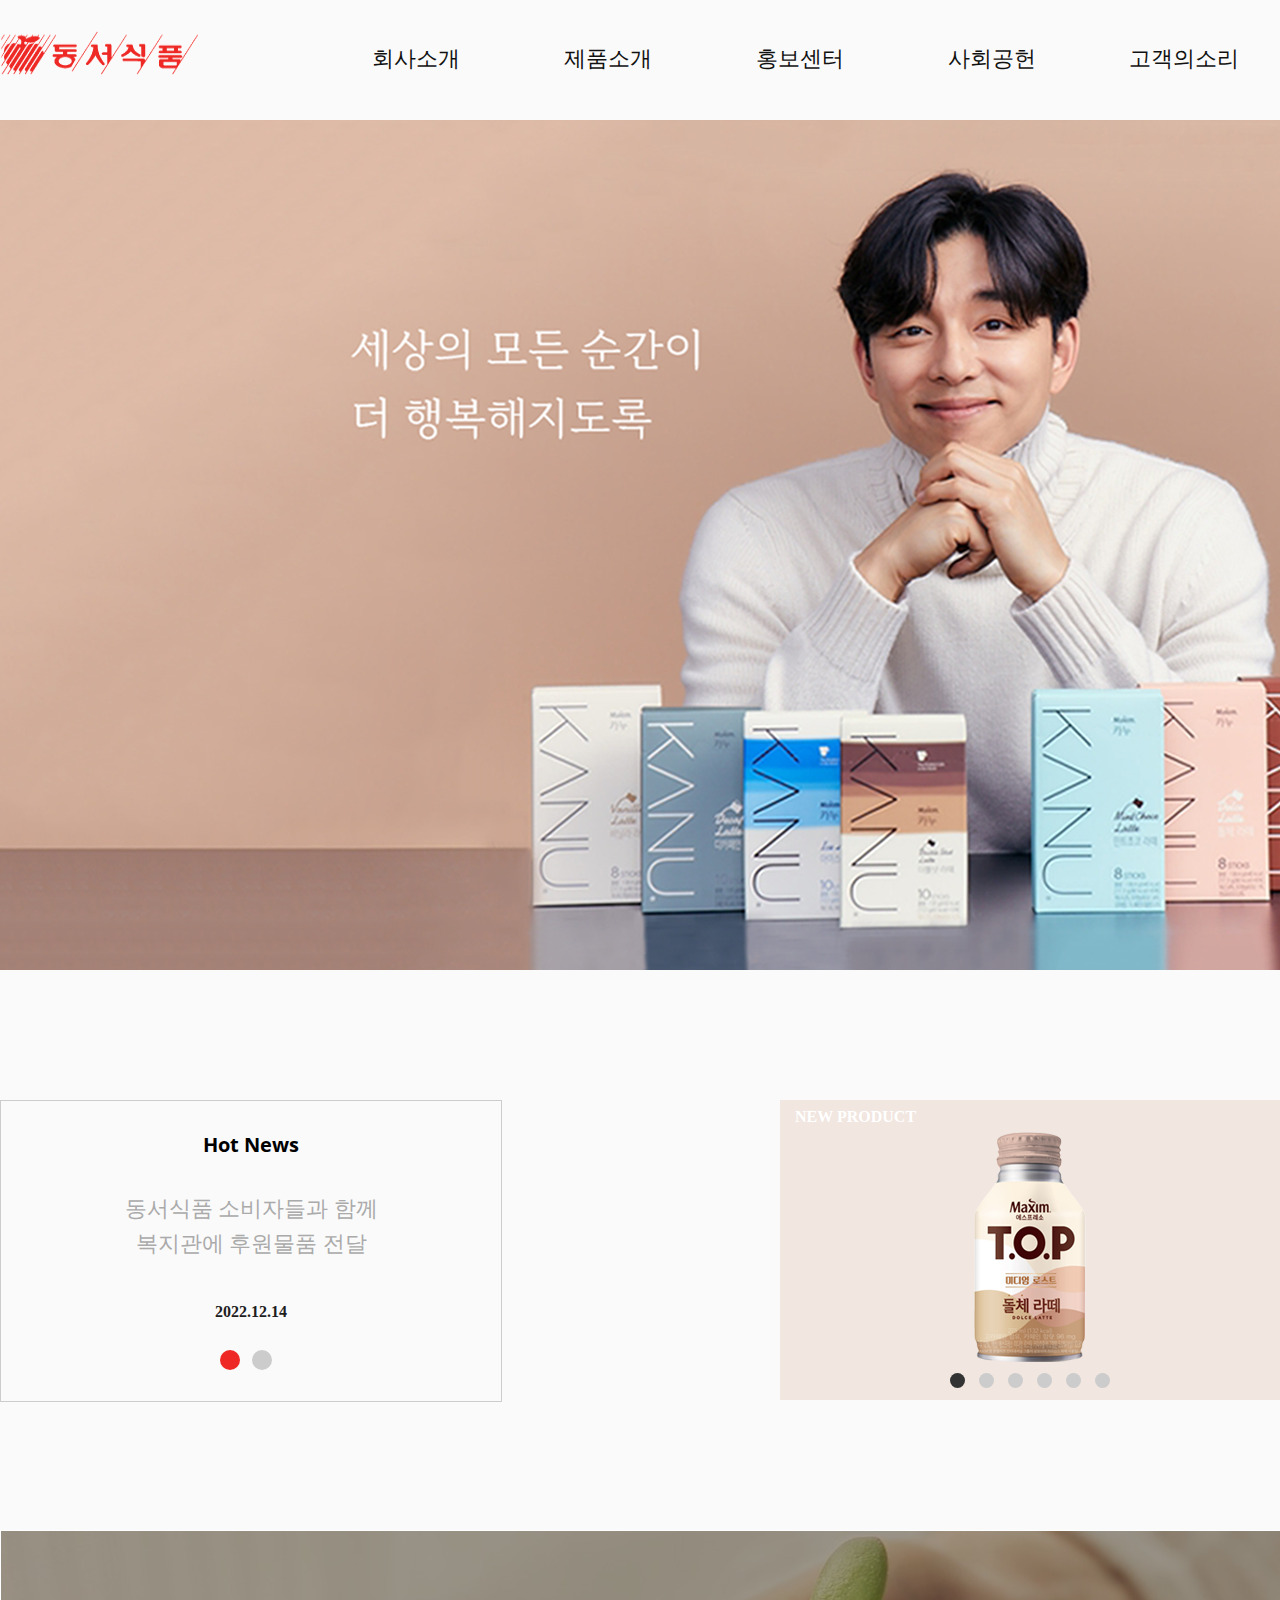
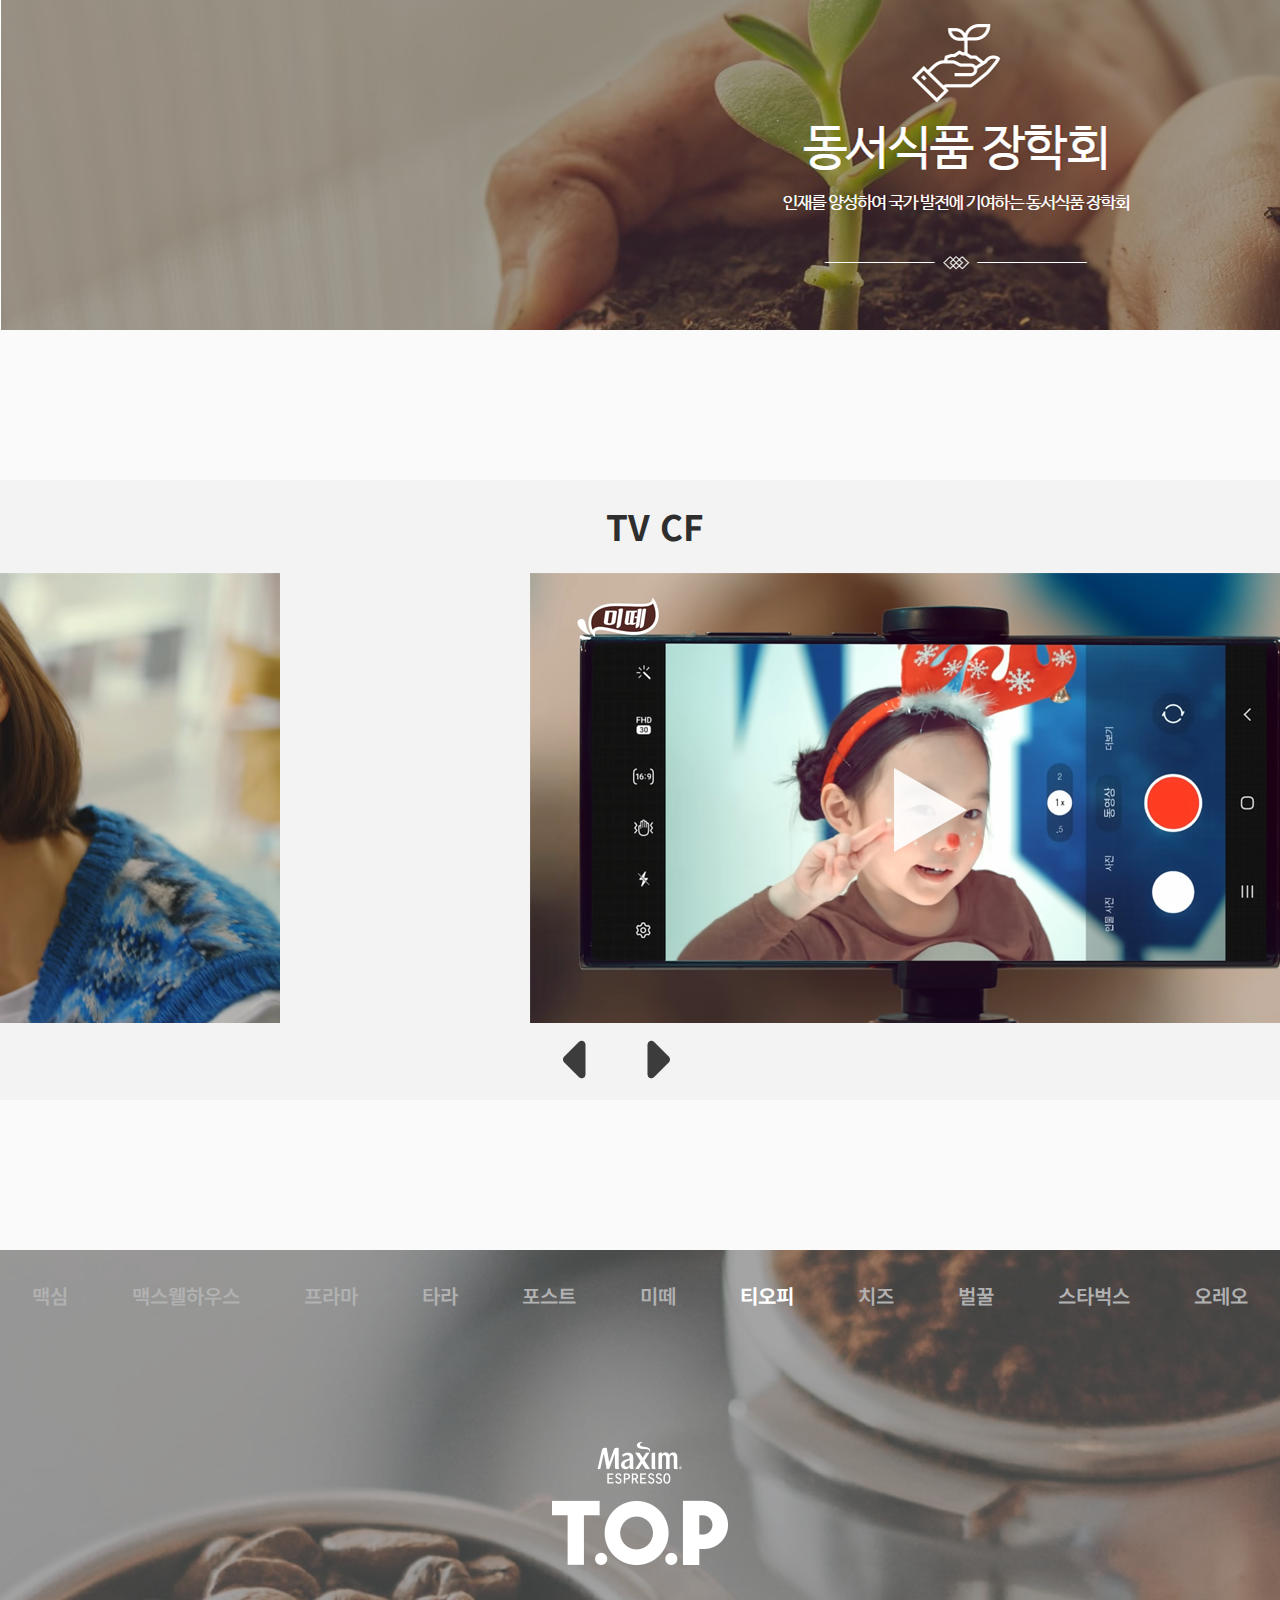
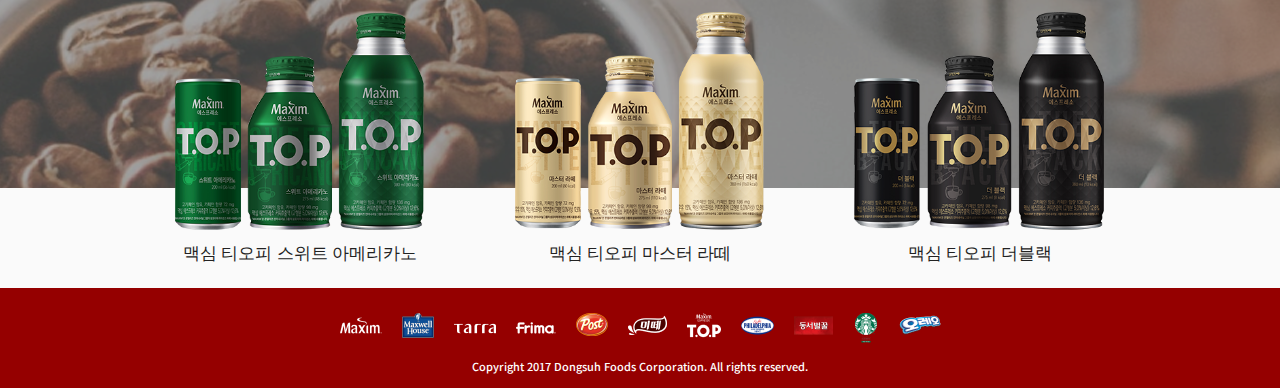
<file: dongsuh/index.html>
<!DOCTYPE html>
<html lang="ko">
<head>
    <meta charset="UTF-8">
    <meta http-equiv="X-UA-Compatible" content="IE=edge">
    <meta name="viewport" content="width=device-width, initial-scale=1.0">
    <link rel="stylesheet" href="css/all.css">
    <link rel="stylesheet" href="css/style_index.css">
    <script src="script/jquery-3.6.1.min.js"></script>
    <script src="script/jquery-ui.min.js"></script>
    <link href="https://hangeul.pstatic.net/hangeul_static/css/nanum-barun-gothic.css" rel="stylesheet">
    <link rel="preconnect" href="https://fonts.googleapis.com"><link rel="preconnect" href="https://fonts.gstatic.com" crossorigin><link href="https://fonts.googleapis.com/css2?family=Noto+Sans+KR:wght@300;400;500;700;900&display=swap" rel="stylesheet">
    <link rel="preconnect" href="https://fonts.googleapis.com"><link rel="preconnect" href="https://fonts.gstatic.com" crossorigin><link href="https://fonts.googleapis.com/css2?family=Open+Sans:wght@400;500;600;700&display=swap" rel="stylesheet">
    <link href="https://hangeul.pstatic.net/hangeul_static/css/nanum-square.css" rel="stylesheet">
    <link rel="icon" type="image/x-icon" href="images/dongsuh16.ico">
    <script src="script/dongsuh_index.js"></script>
    <title>동서식품</title>
</head>
<body>
    <div id="wrap">
        <header>
                <div class="logo">
                    <a href="index.html"><img src="images/Dongsuh__Logo.png" alt="logo"></a>
                </div>
               <nav>
                    <div class="gnb_wrap">
                        <ul class="gnb">
                            <li><a href="#">회사소개</a></li>
                            <li><a href="#">제품소개</a></li>
                            <li><a href="#">홍보센터</a></li>
                            <li><a href="#">사회공헌</a></li>
                            <li><a href="#">고객의소리</a></li>
                        </ul>
                    </div>
                    <div class="lnb_wrap">
                        <div class="lnb">
                            <ul> 
                                <li>
                                    <ul>
                                        <li><a href="dongsuh_1.html">동서식품</a></li>
                                        <li><a href="#">식품안전센터</a></li>
                                        <li><a href="#">산업안전보건방침</a></li>
                                    </ul>
                                </li>
                                <li>
                                    <ul>
                                        <li><a href="#">브랜드소개</a></li>
                                        <li><a href="#">제품소개</a></li>
                                    </ul>
                                </li>
                                <li>
                                    <ul>
                                        <li><a href="#">뉴스</a></li>
                                        <li><a href="#">이벤트</a></li>
                                        <li><a href="#">동영상 레시피</a></li>
                                        <li><a href="#">TV CF</a></li>
                                        <li><a href="#">웹진 삶의 향기</a></li>
                                        <li><a href="#">커피 클래스</a></li>
                                        <li><a href="#">소셜미디어</a></li>
                                    </ul>
                                </li>
                                <li>
                                    <ul>
                                        <li><a href="#">삶의 향기 동서문학상</a></li>
                                        <li><a href="#">맥심커피배 입신 최강전</a></li>
                                        <li><a href="#">동서커피클래식</a></li>
                                        <li><a href="#">동서식품장학회</a></li>
                                        <li><a href="#">맥심 사랑의향기</a></li>
                                        <li><a href="#">동서식품 꿈의 도서관</a></li>
                                    </ul>
                                </li>
                                <li>
                                    <ul>
                                        <li><a href="#">FAQ</a></li>
                                        <li><a href="#">제품 관련 문의</a></li>
                                        <li><a href="#">기타문의</a></li>
                                        <li><a href="#">소비자중심경영(CCM)</a></li>
                                    </ul>
                                </li>
                            </ul>
                        </div>
                    </div>
        </header>
        <section>
            <div class="main">
                <ul class="main_image">
                    <li><img src="images/1920_850_mainb1.png" alt="main1"></li>
                    <li><img src="images/1920_850_mainb2.png" alt="main2"></li>
                    <li><img src="images/1920_850_mainb3.png" alt="main3"></li>
                </ul>
            </div>
        </section>
        <article>
            <div class="article_wrap">
                <div class="news">
                    <ul class="newsletter news0">
                        <li><h4>Hot News</h4></li>
                        <li><p>동서식품 소비자들과 함께 <br> 복지관에 후원물품 전달</p>
                        <li class="date"><p>2022.12.14</p></li>
                    </ul>
                    <ul class="newsletter news1">
                        <li><h4>Hot News</h4></li>
                        <li><p>동서식품, 폭우 피해 이재민 지원 성금<br> 1억원 기부</p>
                        <li class="date"><p>2022.12.14</p></li>
                    </ul>
                    <!-- <ul class="newsletter news2">
                        <li><h4>Hot News</h4></li>
                        <li><p>동서식품 제16회 '삶의향기 <br>동서문학상' 시상식 개최</p>
                        <li class="date"><p>2022.12.14</p></li>
                    </ul> -->
                    <!-- <ul class="newsletter news3">
                        <li><h4>Hot News</h4></li>
                        <li><p>동서식품 인스턴트 커피 <br> 가격조정</p>
                        <li class="date"><p>2022.12.14</p></li>
                    </ul> -->
                    <div class="sir sir1">
                        <ul>
                            <li><a href="#">1</a></li>
                            <li><a href="#">2</a></li>
                            <!-- <li><a href="#">3</a></li> -->
                            <!-- <li><a href="#">4</a></li> -->
                        </ul>
                    </div>
                </div>
                <div class="new">
                    <div class="visual"> <p>NEW PRODUCT</p>
                        <ul> 
                            <li class="visual0"><img src="images/new01.png" alt="new1"></li>
                            <li class="visual1"><img src="images/new02.png" alt="new2"></li>
                            <li class="visual2"><img src="images/new03.png" alt="new3"></li>
                            <li class="visual3"><img src="images/new04.png" alt="new4"></li>
                            <li class="visual4"><img src="images/new05.png" alt="new5"></li>
                            <li class="visual5"><img src="images/new06.png" alt="new6"></li>
                        </ul>
                        <ul class="sir sir2">
                            <li class="on"><a href="#">1</a></li>
                            <li><a href="#">2</a></li>
                            <li><a href="#">3</a></li>
                            <li><a href="#">4</a></li>
                            <li><a href="#">5</a></li>
                            <li><a href="#">6</a></li>
                        </ul>
                    </div>
                </div>
            </div>
        </article> 
            <div class="contents">
                <div class="banner">
                    <ul>
                        <li><img src="images/banner1_1.png" alt="banner1"></li>
                        <li><img src="images/banner1_2.png" alt="banner2"></li>
                        <li><img src="images/banner1_3.png" alt="banner3"></li>
                        <li><img src="images/banner1_4.png" alt="banner4"></li>
                        <li><img src="images/banner1_6.png" alt="banner5"></li>
                        <li><img src="images/banner1_5.png" alt="banner6"></li>
                    </ul>
                </div>
                <div class="youtube">
                    <span class="title">TV CF</span>
                    <div class="mp4">
                        <ul class="mp4_ul">
                            <li class="mp4_4">
                                <a href="https://youtu.be/Z7m-75ns1-k"><img src="images/mp4_05.png" alt="mp4_05"></a>
                            </li>
                            
                            <li class="mp4_0">
                                <a href="https://youtu.be/7HJtDNNoHWQ"><img src="images/mp4_01.png" alt="mp4_01"></a>
                            </li>

                            <li class="mp4_1">
                                <a href="https://youtu.be/sihdP05zo8A"><img src="images/mp4_02.png" alt="mp4_02"></a>
                            </li>

                            <li class="mp4_2">
                                <a href="https://youtu.be/9ZIO5TSBO1o"><img src="images/mp4_03.png" alt="mp4_03"></a>
                            </li>

                            <li class="mp4_3"> 
                                <a href="https://youtu.be/Sbgb1dpNBvM"><img src="images/mp4_04.png" alt="mp4_04"></a>
                            </li>   
                            
                          
                        </ul>
                    </div>
                    <span><i class="fa-solid fa-caret-left"></i></span>
                    <span><i class="fa-solid fa-caret-right"></i></span>
                </div>
            </contents>
        <footer>
            <div class="foot_first">
                <div class="bottle">
                    <img src="images/coffeebeans_bg.png" alt="coffeebeans_bg">
                    <ul class="brand">
                        <li><a href="#">맥심</a></li>
                        <li><a href="#">맥스웰하우스</a></li>
                        <li><a href="#">프라마</a></li>
                        <li><a href="#">타라</a></li>
                        <li><a href="#">포스트</a></li>
                        <li><a href="#">미떼</a></li>
                        <li><a href="#" class="topi">티오피</a></li>
                        <li><a href="#">치즈</a></li>
                        <li><a href="#">벌꿀</a></li>
                        <li><a href="#">스타벅스</a></li>
                        <li><a href="#">오레오</a></li>
                    </ul>
                    <ul class="toplogo">
                        <li><a href="#"><img src="images/img_top.png" alt="toplogo"></a></li>
                    </ul>
                    <ul class="topcoffee">
                        <li><a href="#"><img src="images/coffee_top1.png" alt="top1"><p>맥심 티오피 스위트 아메리카노</p></a></li>
                        <li><a href="#"><img src="images/coffee_top2.png" alt="top2"><p>맥심 티오피 마스터 라떼</p></a></li>
                        <li><a href="#"><img src="images/coffee_top3.png" alt="top3"><p>맥심 티오피 더블랙</p></a></li>
                    </ul>
                </div>
            </div>
            <div class="foot_last">
                <ul class="blandlogo">
                    <li><a href="#"><img src="images/img_maxim 1.png" alt="maxim"></a></li>
                    <li><a href="#"><img src="images/img_maxwell 1.png" alt="maxwell"></a></li>
                    <li><a href="#"><img src="images/img_tarra 1.png" alt="tarra"></a></li>
                    <li><a href="#"><img src="images/img_frima 1.png" alt="frima"></a></li>
                    <li><a href="#"><img src="images/img_post 1.png" alt="post"></a></li>
                    <li><a href="#"><img src="images/img_mitte 1.png" alt="mitte"></a></li>
                    <li><a href="#"><img src="images/img_top 5.png" alt="top"></a></li>
                    <li><a href="#"><img src="images/img_philla 1.png" alt="philla"></a></li>
                    <li><a href="#"><img src="images/img_honey 1.png" alt="honey"></a></li>
                    <li><a href="#"><img src="images/img_starbucks 1.png" alt="starbucks"></a></li>
                    <li><a href="#"><img src="images/img_oreo 1.png" alt="oreo"></a></li>
                </ul>
                <p>Copyright 2017 Dongsuh Foods Corporation. All rights reserved.</p>
            </div>
        </footer>
</body>
</html>
</file>
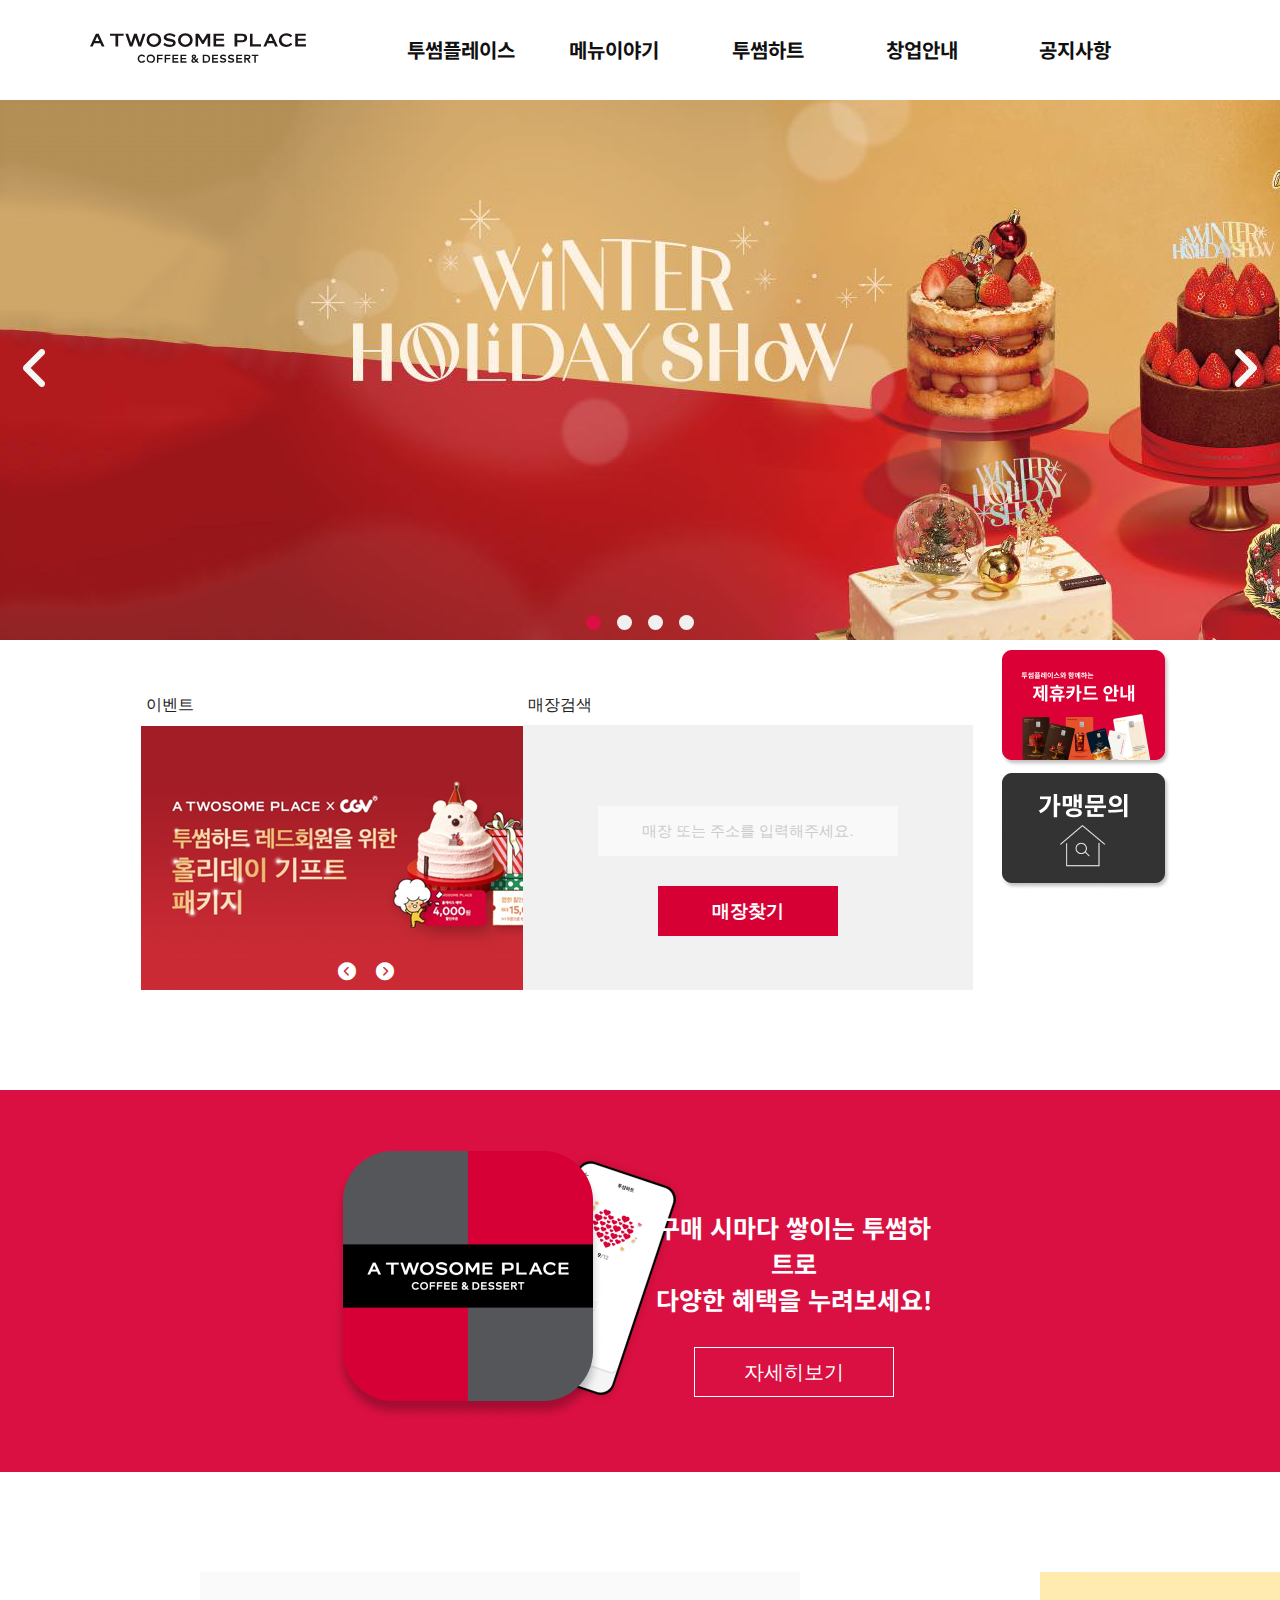
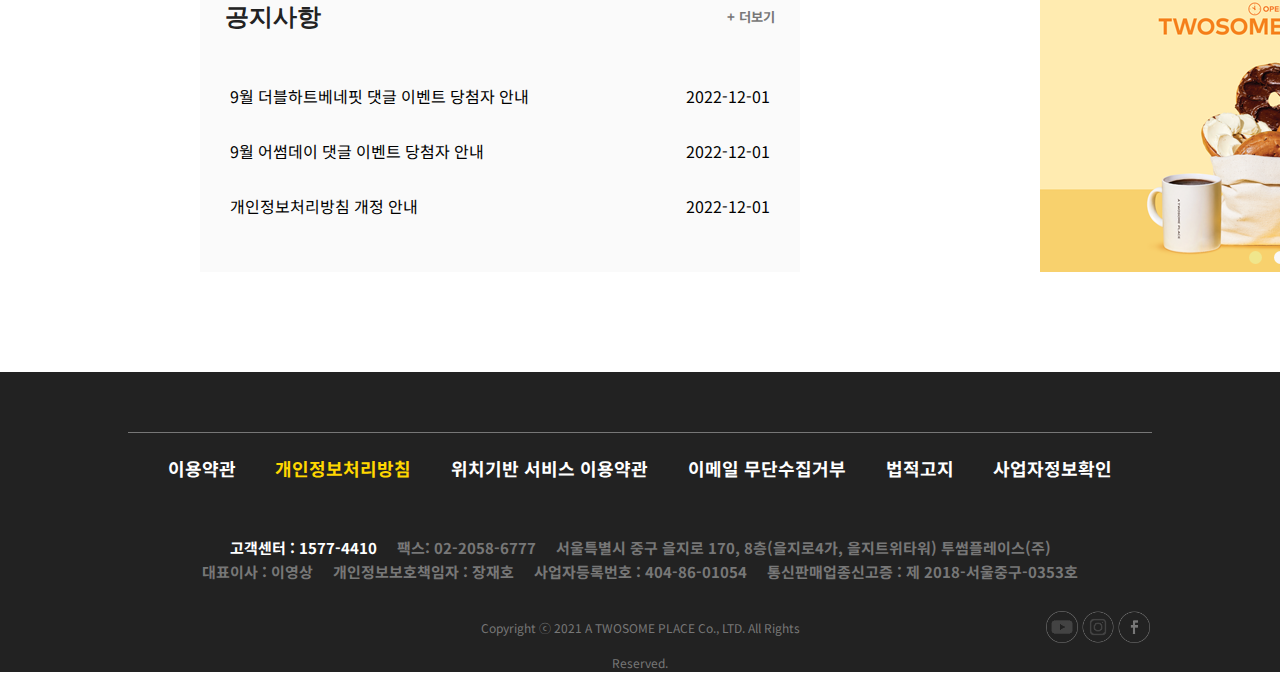
<file: twosomeplace/index.html>
<!DOCTYPE html>
<html lang="ko">
  <head>
    <meta charset="UTF-8" />
    <meta http-equiv="X-UA-Compatible" content="IE=edge" />
    <meta name="viewport" content="width=device-width, initial-scale=1.0" />
    <link rel="stylesheet" href="css/all.css">
    <link rel="stylesheet" href="css/twosome_index.css" />
    <script src="script/jquery-3.6.1.min.js"></script>
    <script src="script/jquery-ui.min.js"></script>
    <link href="https://hangeul.pstatic.net/hangeul_static/css/nanum-barun-gothic.css" rel="stylesheet">
    <link rel="preconnect" href="https://fonts.googleapis.com"><link rel="preconnect" href="https://fonts.gstatic.com" crossorigin><link href="https://fonts.googleapis.com/css2?family=Noto+Sans+KR:wght@300;400;500;700;900&display=swap" rel="stylesheet">
    <link rel="preconnect" href="https://fonts.googleapis.com"><link rel="preconnect" href="https://fonts.gstatic.com" crossorigin><link href="https://fonts.googleapis.com/css2?family=Open+Sans:wght@400;500;600;700&display=swap" rel="stylesheet">
    <link rel="icon" type="image/x-icon" href="images/1616.ico">
    <script src="script/twosome.js"></script>
    <title>TWOSOMEPLACE</title>
  </head>
  <body>
    <div id="wrapper">
      <header>
        <div id="top_menu">
          <div class="top">
            <div><a href="index.html"><img src="images/logo.svg" alt="logo" /></a></div>
          </div>
          <ul class="gnb">
            <li><a href="#">투썸플레이스</a></li>
            <li><a href="twosome_menu.html">메뉴이야기</a></li>
            <li><a href="twosome_heart.html">투썸하트</a></li>
            <li><a href="#">창업안내</a></li>
            <li><a href="#">공지사항</a></li>
          </ul>
        </div>
        <div class="gnb2">
          <ul>
            <li>
              <ul>
                <li><a href="#">투썸플레이스 소개</a></li>
                <li><a href="#">비전체계</a></li>
                <li><a href="#">연혁</a></li>
                <li><a href="#">브랜드지원</a></li>
                <li><a href="#">매장찾기</a></li>
              </ul>
            </li>
            <li>
              <ul>
                <li><a href="#">커피이야기</a></li>
                <li><a href="#">디저트이야기</a></li>
                <li><a href="#">델리이야기</a></li>
                <li><a href="#">MD이야기</a></li>
              </ul>
            </li>
            <li>
              <ul>
                <li><a href="twosome_heart.html">멤버십 소개</a></li>
                <li><a href="#">등급 및 혜택 </a></li>
                <li><a href="#">선물하기</a></li>
                <li><a href="#">기프트카드</a></li>
                <li><a href="#">자주하는 질문</a></li>
              </ul>
            </li>
            <li>
              <ul>
                <li><a href="#">가맹점 개설 안내</a></li>
                <li><a href="#">창업설명회</a></li>
                <li><a href="#">창업 상담신청</a></li>
                <li><a href="#">가맹점 전용 금융상품</a></li>
                <li><a href="#">자주하는 질문</a></li>
              </ul>
            </li>
            <li>
              <ul>
                <li><a href="#">공지사항</a></li>
                <li><a href="#">이벤트</a></li>
                <li><a href="#">자주하는 질문</a></li>
                <li><a href="#">고객의 소리</a></li>
              </ul>
            </li>
          </ul>
        </div>
      </header>
      <div id="contents">
        <section id="main">
          <ul class="mainb">
            <li><img src="images/mainbanner2.png" alt="mainbanner2" /></li>
            <li><img src="images/main3.png" alt="main3" /></li>
            <li><img src="images/main4.png" alt="main4" /></li>
            <li><img src="images/main_banner.png" alt="main_img" /></li>
          </ul>
          <ul class="mainmenu">
            <li>
              <a href="#"><span>1</span></a>
            </li>
            <li>
              <a href="#"><span>2</span></a>
            </li>
            <li>
              <a href="#"><span>3</span></a>
            </li>
            <li>
              <a href="#"><span>4</span></a>
            </li>
          </ul>
          <ul class="slide_btn">
            <li class="prev"><i class="fa-solid fa-angle-left"></i></li>
            <li class="next"><i class="fa-solid fa-angle-right"></i></i></li>
            <!-- <li class="prev"><a href="#">&lt;</a></li>
            <li class="next"><a href="#">&gt;</a></li> -->
          </ul>
        </section>

        <section id="visual">
          <div class="event">
            <p>이벤트</p>
            <div class="event1">
              <ul class="event1_banner">
                <li><a href="#"><img src="images/event1_1.png" alt="event1_1" /></a></li>
                <li><a href="#"><img src="images/event1_2.png" alt="event1_2" /></a></li>
                <li><a href="#"><img src="images/event1_3.png" alt="event1_3" /></a></li>
              </ul>
              <ul class="event1_btn">
                <li class="e_left"><i class="fa-solid fa-circle-chevron-left"></i></li>
                <li class="e_right"><i class="fa-solid fa-circle-chevron-right"></i></li>
              </ul>
            </div>
            <div class="event2">
              <ul>
                <li><a href="#"><p>매장검색</p></a></li>
                <div class="store">
                  <input type="text" id="txt" value="매장 또는 주소를 입력해주세요." />
                  <input type="button" id="search" value="매장찾기" onclick="alert('준비중입니다')" />
                </div>
              </ul>
            </div>
          </div>

          <div class="event3">
            <ul>
              <li>
                <a href="#"><img src="images/event3_1.png" alt="card" /></a>
              </li>
              <li>
                <a href="#"><img src="images/event3_2.png" alt="store" /></a>
              </li>
            </ul>
          </div>
        </section>

        <section id="phone">
          <div class="app">
            <ul>
              <li>
                <a href="twosome_heart.html"><img src="images/heart_app.png" alt="app" /></a>
              </li>
              <li>
                <br />
                <a href="twosome_heart.html">
                  <br /><span
                    >구매 시마다 쌓이는 투썸하트로<br />
                    다양한 혜택을 누려보세요!</span
                  >
                  <input
                    type="button"
                    id="appsearch"
                    value="자세히보기"
                    onclick="(twosome_heart.html)" />
                </a>
              </li>
            </ul>
          </div>
        </section>
        <article>
          <div class="notice">
            <ul class="notice_header">
              <li><h2>공지사항</h2></li>
              <li class="more"><h5>+ 더보기</h5></li>
            </ul>
            <ul class="notice_middle">
              <li>
                9월 더블하트베네핏 댓글 이벤트 당첨자 안내
              </li>
              <li>9월 어썸데이 댓글 이벤트 당첨자 안내</li>
              <li>개인정보처리방침 개정 안내</li>
            </ul>
            <ul class="notice_footer">
              <li>2022-12-01</li>
              <li>2022-12-01</li>
              <li>2022-12-01</li>
            </ul>

            <div class="meal">
              <ul class="mealpic">
                <li>
                  <img src="images/dusomemeal03.png" alt="dusomemeal03" />
                </li>
                <li>
                  <img src="images/dusomemeal001.png" alt="dusomemeal001" />
                </li>
                <li>
                  <img src="images/dusomemeal02.png" alt="dusomemeal02" />
                </li>
              </ul>
              <ul class="mealmenu">
                <li>
                  <a href="#"><span>1</span></a>
                </li>
                <li>
                  <a href="#"><span>2</span></a>
                </li>
                <li>
                  <a href="#"><span>3</span></a>
                </li>
              </ul>
            </div>
          </div>
        </article>
        <footer>
          <div id="foot">
            <div class="foot_top">
              <ul class="foot_top1">
                <li><a class="white">이용약관</a></li>
                <li><a class="yellow">개인정보처리방침</a></li>
                <li><a class="white">위치기반 서비스 이용약관</a></li>
                <li><a class="white">이메일 무단수집거부</a></li>
                <li><a class="white">법적고지</a></li>
                <li><a class="white">사업자정보확인</a></li>
              </ul><br>
                <ul class="middle2">
                  <li><a class="white">고객센터 : 1577-4410</a></li>
                  <li><a class="gray">팩스: 02-2058-6777</a></li>
                  <li><a class="gray">서울특별시 중구 을지로 170, 8층(을지로4가,
                      을지트위타워) 투썸플레이스(주)</a></li>
                </ul><br>
                <ul class="middle3">
                  <li><a href="#">대표이사 : 이영상</a></li>
                  <li><a href="#">개인정보보호책임자 : 장재호</a></li>
                  <li><a href="#">사업자등록번호 : 404-86-01054</a></li>
                  <li><a href="#">통신판매업종신고증 : 제 2018-서울중구-0353호</a></li>
                </ul>
            </div>

            <div class="foot_bottom">
              <ul>
                <li class="copy">
                  <a href="#"
                    >Copyright ⓒ 2021 A TWOSOME PLACE Co., LTD. All Rights
                    Reserved.</a
                  >
                </li>
              </ul>
              <ul class="link">
                <li>
                  <a href="https://www.youtube.com/@a_twosome_place"
                    ><img src="images/YOUTUBE_ icon.png" alt="YOUTUBE"
                  /></a>
                </li>
                <li>
                  <a href="https://www.instagram.com/atwosomeplace_official/"
                    ><img src="images/INSTAGRAM_icon.png" alt="INSTAGRAM"
                  /></a>
                </li>
                <li>
                  <a href="https://www.facebook.com/ATWOSOMEPLACE"
                    ><img src="images/FACEBOOK__icon.png" alt="FACEBOOK"
                  /></a>
                </li>
              </ul>
            </div>
          </div>
        </footer>
      </div>
    </div>
  </body>
</html>
</file>
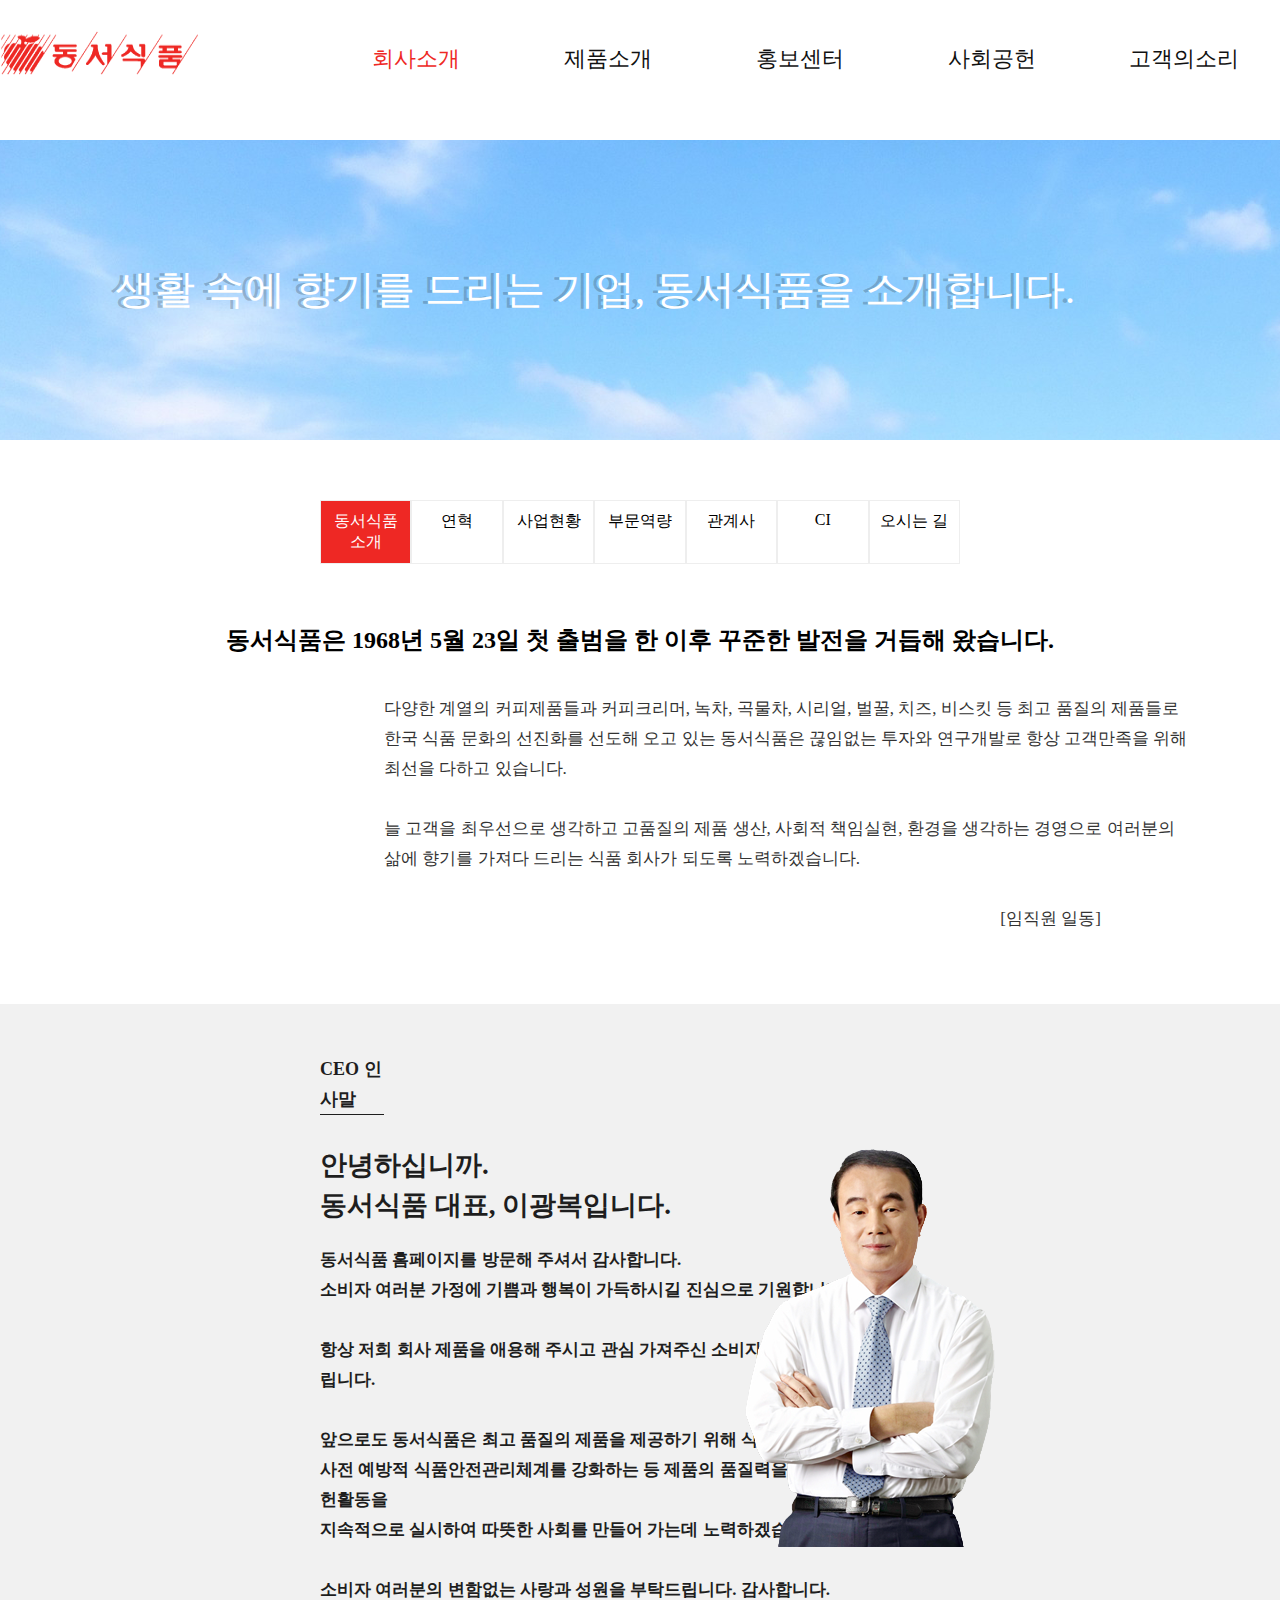
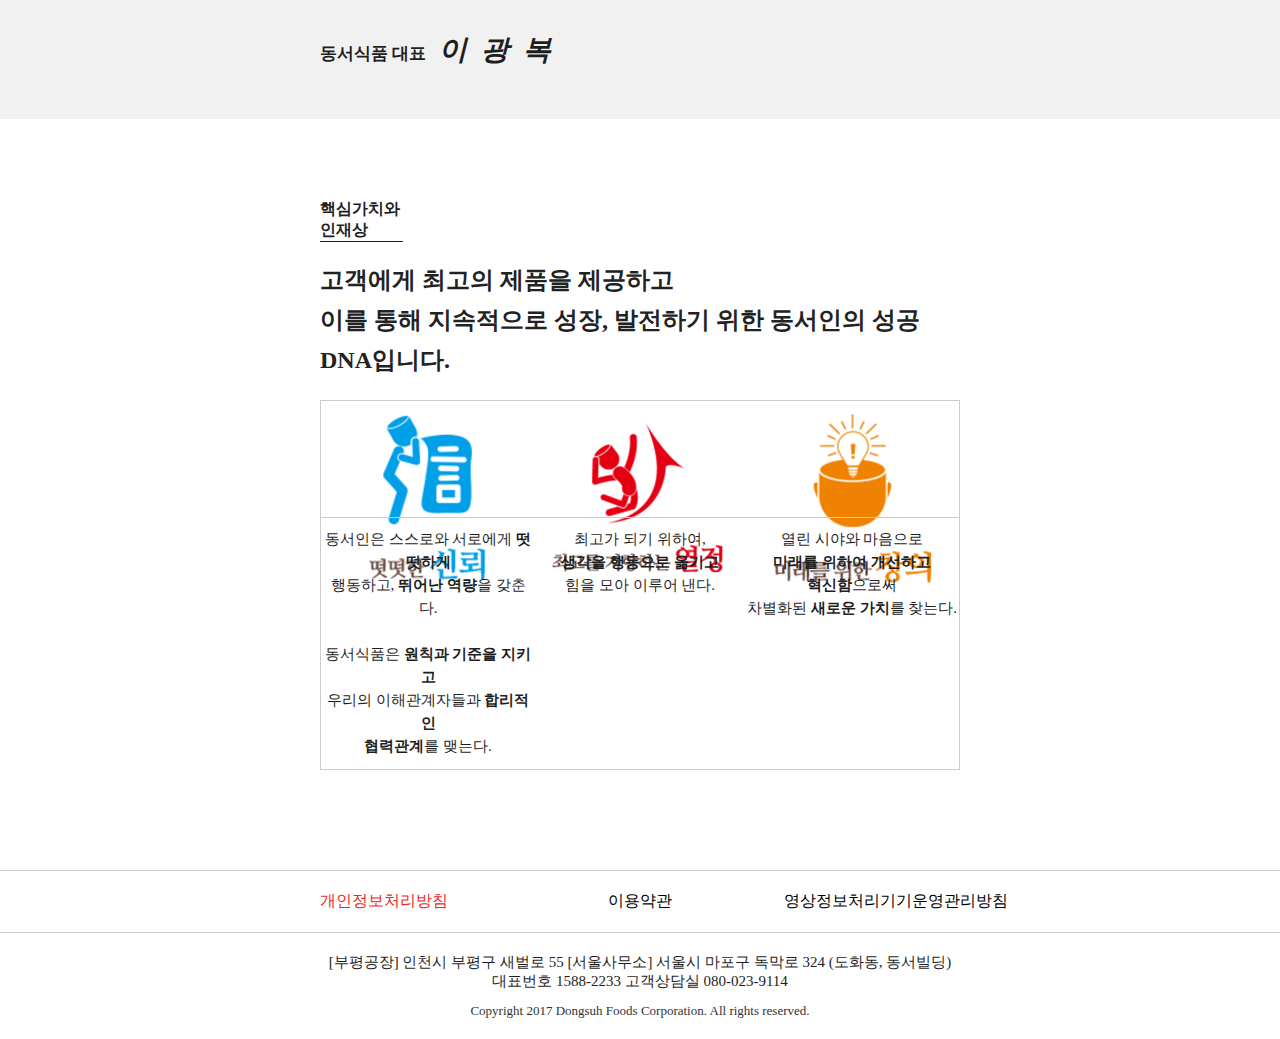
<file: dongsuh/dongsuh_1.html>
<!DOCTYPE html>
<html lang="ko">
<head>
    <meta charset="UTF-8">
    <meta http-equiv="X-UA-Compatible" content="IE=edge">
    <meta name="viewport" content="width=device-width, initial-scale=1.0">
    <link rel="stylesheet" href="css/all.css">
    <link rel="stylesheet" href="css/style_dongsuh.css">
    <script src="script/jquery-3.6.1.min.js"></script>
    <script src="script/jquery-ui.min.js"></script>
    <link rel="preconnect" href="https://fonts.googleapis.com"><link rel="preconnect" href="https://fonts.gstatic.com" crossorigin><link href="https://fonts.googleapis.com/css2?family=Noto+Sans+KR:wght@300;400;500;700;900&display=swap" rel="stylesheet">
    <link rel="preconnect" href="https://fonts.googleapis.com"><link rel="preconnect" href="https://fonts.gstatic.com" crossorigin><link href="https://fonts.googleapis.com/css2?family=Open+Sans:wght@400;500;600;700&display=swap" rel="stylesheet">
    <link href="https://hangeul.pstatic.net/hangeul_static/css/nanum-square.css" rel="stylesheet">
    <link href="https://hangeul.pstatic.net/hangeul_static/css/nanum-myeongjo.css" rel="stylesheet">
    <link href="https://hangeul.pstatic.net/hangeul_static/css/NanumMyeongjoYetHangul.css" rel="stylesheet">
    <link href="https://hangeul.pstatic.net/hangeul_static/css/nanum-barun-gothic.css" rel="stylesheet">
    <link rel="icon" type="image/x-icon" href="images/dongsuh16.ico">
    <script src="script/dongsuh_01.js"></script>
    
    <title>dongsuh_1</title>
</head>
<body>
    <div id="wrap">
        <header>
                <div class="logo">
                    <a href="index.html"><img src="images/Dongsuh__Logo.png" alt="logo"></a>
                </div>
               <nav>
                    <div class="gnb_wrap">
                        <ul class="gnb">
                            <li><a href="#">회사소개</a></li>
                            <li><a href="#">제품소개</a></li>
                            <li><a href="#">홍보센터</a></li>
                            <li><a href="#">사회공헌</a></li>
                            <li><a href="#">고객의소리</a></li>
                        </ul>
                    </div>
                    <div class="lnb_wrap">
                        <div class="lnb">
                            <ul> 
                                <li class="fa building"><i class="fa-solid fa-building"></i></li>
                                <li class="fa mug"><i class="fa-solid fa-mug-hot"></i></li>
                                <li class="fa film"><i class="fa-solid fa-photo-film"></i></li>
                                <li class="fa hand"><i class="fa-solid fa-handshake"></i></li>
                                <li class="fa plane"><i class="fa-regular fa-paper-plane"></i></li>

                                <li>
                                    <ul>
                                        <li><a href="#">동서식품</a></li>
                                        <li><a href="#">식품안전센터</a></li>
                                        <li><a href="#">산업안전보건방침</a></li>
                                    </ul>
                                </li>
                                <li>
                                    <ul>
                                        <li><a href="#">브랜드소개</a></li>
                                        <li><a href="#">제품소개</a></li>
                                    </ul>
                                </li>
                                <li>
                                    <ul>
                                        <li><a href="#">뉴스</a></li>
                                        <li><a href="#">이벤트</a></li>
                                        <li><a href="#">동영상 레시피</a></li>
                                        <li><a href="#">TV CF</a></li>
                                        <li><a href="#">웹진 삶의 향기</a></li>
                                        <li><a href="#">커피 클래스</a></li>
                                        <li><a href="#">소셜미디어</a></li>
                                    </ul>
                                </li>
                                <li>
                                    <ul>
                                        <li><a href="#">삶의 향기 동서문학상</a></li>
                                        <li><a href="#">맥심커피배 입신 최강전</a></li>
                                        <li><a href="#">동서커피클래식</a></li>
                                        <li><a href="#">동서식품장학회</a></li>
                                        <li><a href="#">맥심 사랑의향기</a></li>
                                        <li><a href="#">동서식품 꿈의 도서관</a></li>
                                    </ul>
                                </li>
                                <li>
                                    <ul>
                                        <li><a href="#">FAQ</a></li>
                                        <li><a href="#">제품 관련 문의</a></li>
                                        <li><a href="#">기타문의</a></li>
                                        <li><a href="#">소비자중심경영(CCM)</a></li>
                                    </ul>
                                </li>
                            </ul>
                        </div>
                    </div>
               </nav>
        </header>
        <section>
            <div class="title">
                <ul>
                    <li><a href="#">생활 속에 향기를 드리는 기업, 동서식품을 소개합니다.</a></li>
                </ul>
            </div>

            <div class="menu_sub">
                <ul>
                    <li><a href="#">동서식품 소개</a></li>
                    <li><a href="#">연혁</a></li>
                    <li><a href="#">사업현황</a></li>
                    <li><a href="#">부문역량</a></li>
                    <li><a href="#">관계사</a></li>
                    <li><a href="#">CI</a></li>
                    <li><a href="#">오시는 길</a></li>
                </ul>
            </div>
            <div class="top_txt">
                <h2>동서식품은 1968년 5월 23일 첫 출범을 한 이후 꾸준한 발전을 거듭해 왔습니다.</h2><br>
                <p>다양한 계열의 커피제품들과 커피크리머, 녹차, 곡물차, 시리얼, 벌꿀, 치즈, 비스킷 등 최고 품질의 제품들로<br>
                    한국 식품 문화의 선진화를 선도해 오고 있는 동서식품은 끊임없는 투자와 연구개발로 항상 고객만족을 위해 <br>최선을 다하고 있습니다.<br>
                <br>늘 고객을 최우선으로 생각하고 고품질의 제품 생산, 사회적 책임실현, 환경을 생각하는 경영으로 
                여러분의 <br>삶에 향기를 가져다 드리는 식품 회사가 되도록 노력하겠습니다.
            <br><br>&emsp;&emsp;&emsp;&emsp;&emsp;&emsp;&emsp;&emsp;&emsp;&emsp;&emsp;&emsp;&emsp;&emsp;&emsp;&emsp;&emsp;&emsp;&emsp;&emsp;&emsp;&emsp;&emsp;&emsp;&emsp;&emsp;&emsp;&emsp;&emsp;&emsp;&emsp;&emsp;&emsp;&emsp;&emsp;&emsp;&nbsp;[임직원 일동]
        </p>
            </div>
            <div class="middle_txt">
                <div class="midtxt_wrap">
                    <h4>CEO 인사말</h4>
                    <br>
                    <h2>안녕하십니까.<br>
                         동서식품 대표, 이광복입니다.</h2>
                    <p>동서식품 홈페이지를 방문해 주셔서 감사합니다.<br>
                        소비자 여러분 가정에 기쁨과 행복이 가득하시길 진심으로 기원합니다.<br>
                    <br>
                        항상 저희 회사 제품을 애용해 주시고 관심 가져주신 소비자 분들께
                        진심으로 감사드립니다.<br>
                    <br>
                        앞으로도 동서식품은 최고 품질의 제품을 제공하기 위해 식품안전을
                        최우선으로 하는 <br> 사전 예방적 식품안전관리체계를 강화하는 등 제품의
                        품질력을 높이고, 다양한 사회공헌활동을 <br>지속적으로 실시하여 따뜻한 사회를 만들어 가는데 노력하겠습니다.<br>
                    <br>
                        소비자 여러분의 변함없는 사랑과 성원을 부탁드립니다. 감사합니다.</p>
                    <br>
                    <p>동서식품 대표&ensp; <span><i> 이&ensp;광&ensp;복</i></span></p>
                    <div class="ceo">
                        <img src="images/ceo1.png" alt="ceo">
                    </div>
                </div>
            </div>
            <div class="bottom_txt">
                    <h4>핵심가치와 인재상</h4>
                    <br>
                    <h2>고객에게 최고의 제품을 제공하고<br>
                        이를 통해 지속적으로 성장, 발전하기 위한 동서인의 성공 DNA입니다.</h2>
                        <div class="dna">
                            <ul class="dna_img">
                                <li><a href="#"><img src="images/bottom01.png" alt="bottom01"></a></li>
                                <li><a href="#"><img src="images/bottom02.png" alt="bottom02"></a></li>
                                <li><a href="#"><img src="images/bottom03.png" alt="bottom03"></a></li>
                            </ul>
                            <ul class="dna_txt">
                                <li>
                                    <a href="#">동서인은 스스로와 서로에게 <b>떳떳하게</b><br>
                                    행동하고, <b>뛰어난 역량</b>을 갖춘다.<br><br>
                                    동서식품은 <b>원칙과 기준을 지키고</b><br>
                                    우리의 이해관계자들과 <b>합리적인<br>
                                    협력관계</b>를 맺는다.</a>
                                </li>
                                <li>
                                    <a href="#">최고가 되기 위하여,<br>
                                        <b>생각을 행동으로 옮기고</b><br>
                                        힘을 모아 이루어 낸다.</a>
                                </li>
                                <li>
                                    <a href="#">열린 시야와 마음으로<br>
                                        <b>미래를 위하여 개선하고<br> 혁신함</b>으로써<br>
                                        차별화된 <b>새로운 가치</b>를 찾는다.</a>
                                </li>
                            </ul>
                        </div>
            </div>
        </section>
        <footer>
            <div class="foot_top">
                <ul>
                    <li><a href="#">개인정보처리방침</a></li>
                    <li><a href="#">이용약관</a></li>
                    <li><a href="#">영상정보처리기기운영관리방침</a></li>
                </ul>
            </div>
            <div class="foot_bottom">
                <ul>
                    <li><a href="#">[부평공장] 인천시 부평구 새벌로 55 [서울사무소] 서울시 마포구 독막로 324 (도화동, 동서빌딩)</a></li>
                    <li><a href="#">대표번호 1588-2233 고객상담실 080-023-9114</a></li>
                    <li><a href="#"> Copyright 2017 Dongsuh Foods Corporation. All rights reserved.</a></li>
                </ul>
            </div>
        </footer>
</body>
</html>
</file>
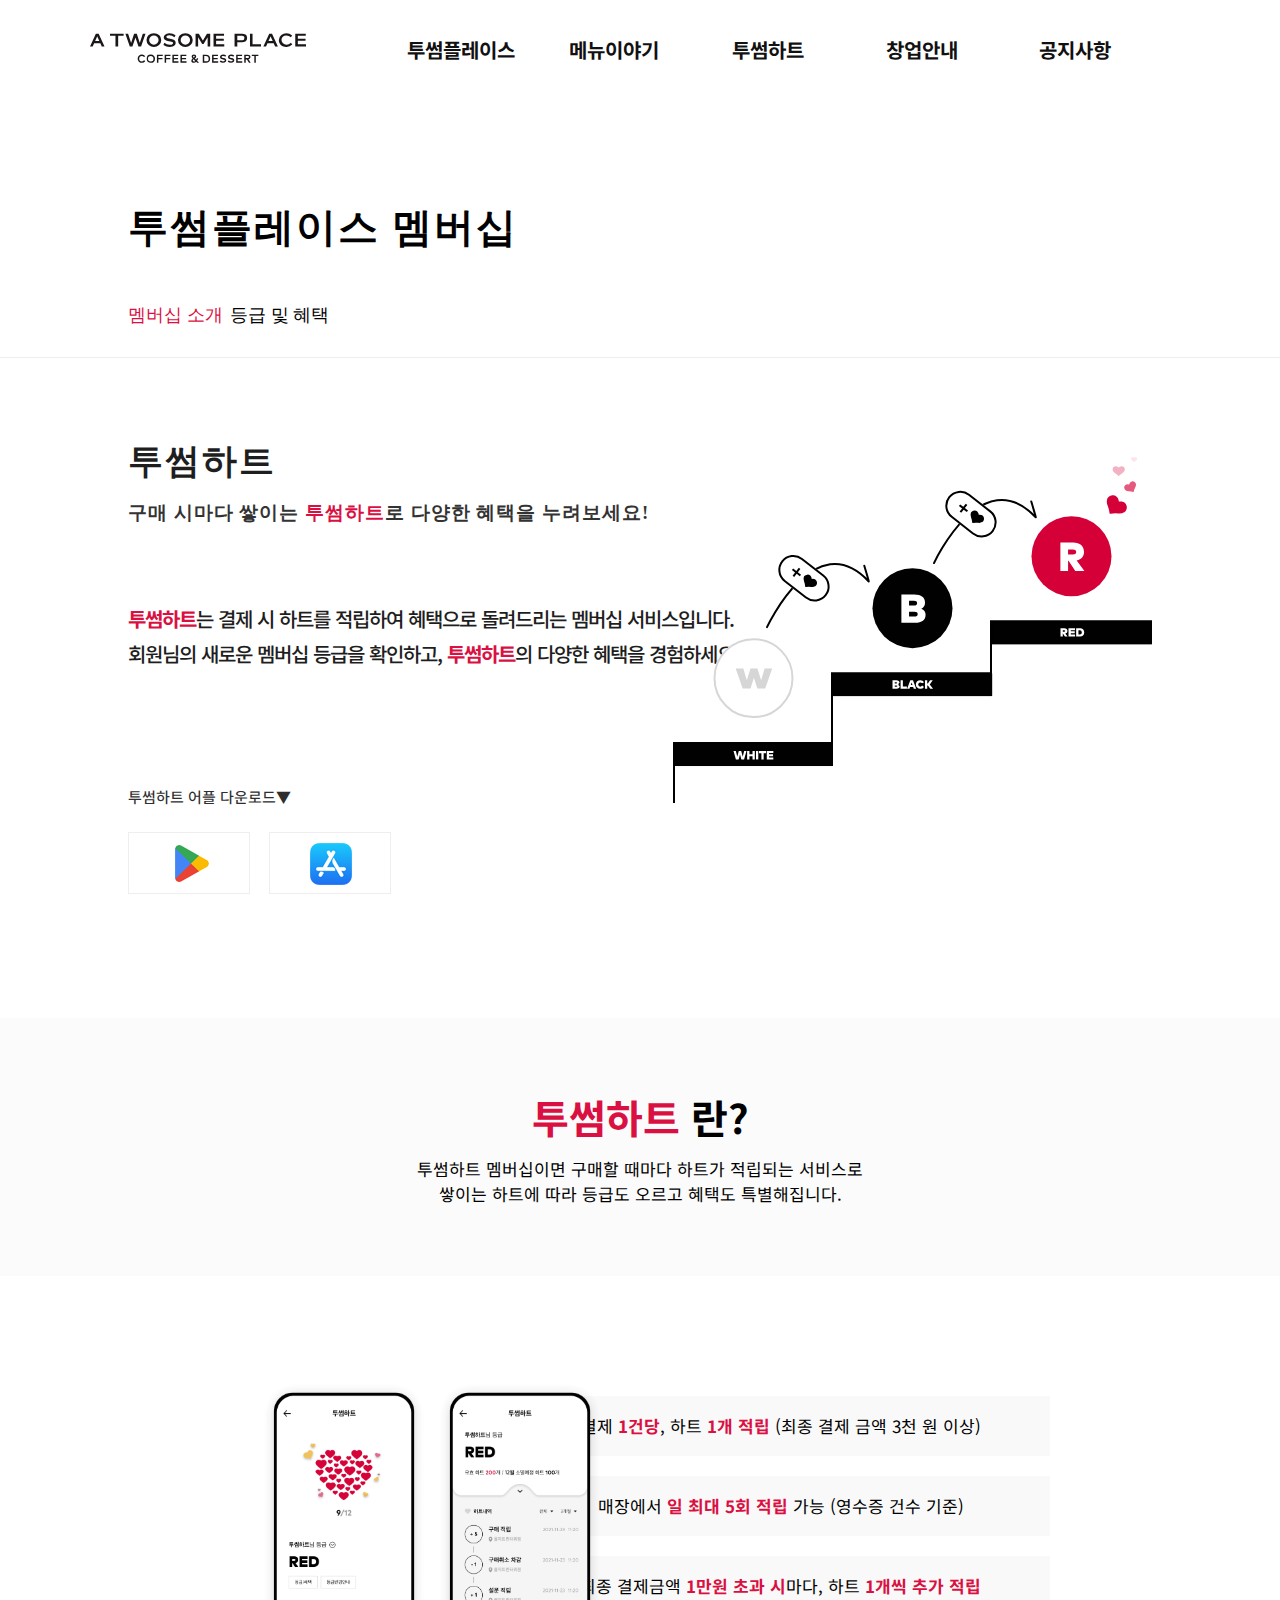
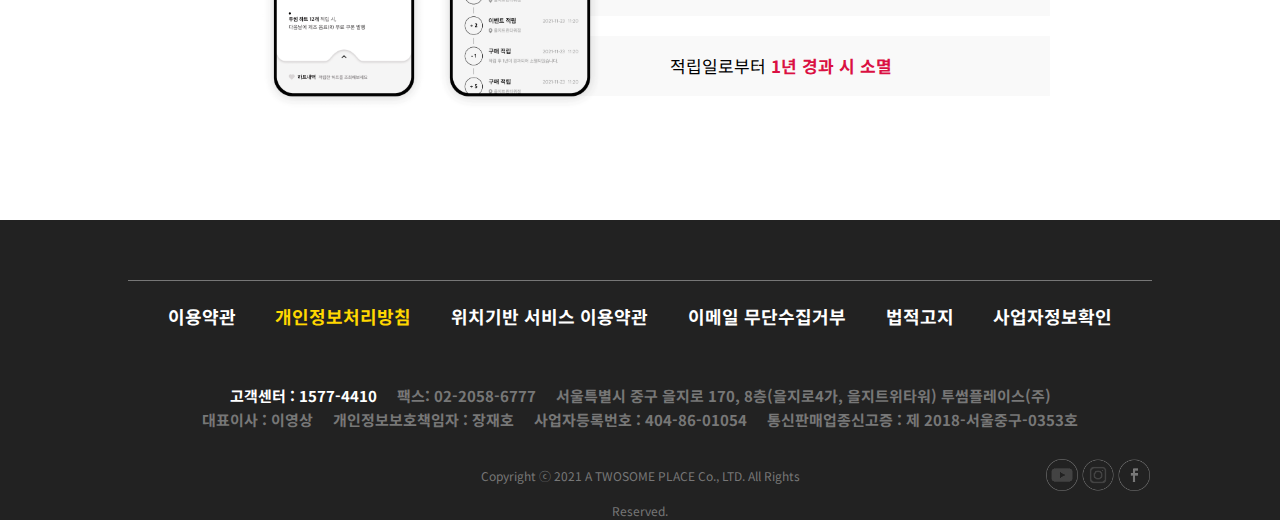
<file: twosomeplace/twosome_heart.html>
<!DOCTYPE html>
<html lang="ko">
<head>
    <meta charset="UTF-8">
    <meta http-equiv="X-UA-Compatible" content="IE=edge">
    <meta name="viewport" content="width=device-width, initial-scale=1.0">
    <link rel="stylesheet" href="css/all.css">
    <link rel="stylesheet" href="css/twosome_heart.css" />
    <script src="script/jquery-3.6.1.min.js"></script>
    <script src="script/jquery-ui.min.js"></script>
    <link href="https://hangeul.pstatic.net/hangeul_static/css/nanum-barun-gothic.css" rel="stylesheet">
    <link rel="preconnect" href="https://fonts.googleapis.com"><link rel="preconnect" href="https://fonts.gstatic.com" crossorigin><link href="https://fonts.googleapis.com/css2?family=Noto+Sans+KR:wght@300;400;500;700;900&display=swap" rel="stylesheet">
    <link rel="preconnect" href="https://fonts.googleapis.com"><link rel="preconnect" href="https://fonts.gstatic.com" crossorigin><link href="https://fonts.googleapis.com/css2?family=Open+Sans:wght@400;500;600;700&display=swap" rel="stylesheet">
    <link href="https://hangeul.pstatic.net/hangeul_static/css/nanum-square.css" rel="stylesheet">
    <link rel="icon" type="image/x-icon" href="images/1616.ico">
    <script src="script/twosome_heart.js"></script>
    <title>TWOSOMEPLACE</title>
</head>
<body>
  <div id="wrapper">
    <header>
      <div id="top_menu">
        <div class="top">
            <div><a href="index.html"><img src="images/logo.svg" alt="logo" /></a></div>
        </div>
        <ul class="gnb">
          <li><a href="#">투썸플레이스</a></li>
          <li><a href="twosome_menu.html">메뉴이야기</a></li>
          <li><a href="twosome_heart.html">투썸하트</a></li>
          <li><a href="#">창업안내</a></li>
          <li><a href="#">공지사항</a></li>
        </ul>
      </div>
      <div class="gnb2">
        <ul>
          <li>
            <ul>
              <li><a href="#">투썸플레이스 소개</a></li>
              <li><a href="#">비전체계</a></li>
              <li><a href="#">연혁</a></li>
              <li><a href="#">브랜드지원</a></li>
              <li><a href="#">매장찾기</a></li>
            </ul>
          </li>
          <li>
            <ul>
              <li><a href="#">커피이야기</a></li>
              <li><a href="#">디저트이야기</a></li>
              <li><a href="#">델리이야기</a></li>
              <li><a href="#">MD이야기</a></li>
            </ul>
          </li>
          <li>
            <ul>
              <li><a href="twosome_heart.html">멤버십 소개</a></li>
              <li><a href="#">등급 및 혜택 </a></li>
              <li><a href="#">선물하기</a></li>
              <li><a href="#">기프트카드</a></li>
              <li><a href="#">자주하는 질문</a></li>
            </ul>
          </li>
          <li>
            <ul>
              <li><a href="#">가맹점 개설 안내</a></li>
              <li><a href="#">창업설명회</a></li>
              <li><a href="#">창업 상담신청</a></li>
              <li><a href="#">가맹점 전용 금융상품</a></li>
              <li><a href="#">자주하는 질문</a></li>
            </ul>
          </li>
          <li>
            <ul>
              <li><a href="#">공지사항</a></li>
              <li><a href="#">이벤트</a></li>
              <li><a href="#">자주하는 질문</a></li>
              <li><a href="#">고객의 소리</a></li>
            </ul>
          </li>
        </ul>
      </div>
    </header>

    <section>
        <div class="title">
            <ul>
                <li><h1>투썸플레이스 멤버십</h1></li>
            </ul>
            <br><ul class="title_sub">
                <li><p>멤버십 소개</p></li>
                <li><p>등급 및 혜택</p></li>
            </ul>
        </div>
        <div class="main_1">
            <ul>
                <li><h1>투썸하트</h1></li>
                <li>
                    <h3>구매 시마다 쌓이는 <span>투썸하트</span>로
                        다양한 혜택을 누려보세요!</h3>
                </li>
            </ul>
            <ul class="main_1_sub2">
                <li>
                    <h4><span>투썸하트</span>는 결제 시 하트를 적립하여 혜택으로 돌려드리는 멤버십 서비스입니다.<br>
                        회원님의 새로운 멤버십 등급을 확인하고, <span>투썸하트</span>의 다양한 혜택을 경험하세요!</h4>
                </li>
                <li><p>투썸하트 어플 다운로드▼</p></li>
                <li class="store_btn"><a href="https://play.google.com/store/apps/details?id=com.cj.twosome"><img src="images/playbutton.png" alt="playbutton"></a></li>
                <li class="store_btn"><a href="https://apps.apple.com/kr/app/%ED%88%AC%EC%8D%B8%ED%95%98%ED%8A%B8/id1225957208"><img src="images/appbutton.png" alt="appbutton"></a></li>
                <li class="level">
                    <img src="images/heart_level.svg" alt="heart_level">
                </li>
            </ul>
        </div>
        <div class="main_2">
           <ul>
                <li><h1> <span>투썸하트</span> 란?</h1></li>
                <li><p>투썸하트 멤버십이면 구매할 때마다 하트가 적립되는 서비스로<br>
                    쌓이는 하트에 따라 등급도 오르고 혜택도 특별해집니다.</p></li>
            </ul>
        </div>
        <div class="main_3">
            <ul class="main_3_sub">
                <li><p>결제 <span>1건당</span>, 하트 <span>1개 적립</span> (최종 결제 금액 3천 원 이상)</p></li>
                <li><p>매장에서 <span>일 최대 5회 적립</span> 가능 (영수증 건수 기준)</p></li>
                <li><p>최종 결제금액 <span>1만원 초과 시</span>마다, 하트 <span>1개씩 추가 적립</span></p></li>
                <li><p>적립일로부터 <span>1년 경과 시 소멸</span></p></li>
            </ul>
            <ul class="main_3_sub2">
                <li><img src="images/phone1.png" alt="phone1"></li>
                <li><img src="images/phone2.png" alt="phone2"></li> 
            </ul> 
        </div>
    </section>
    <footer>
          <div id="foot">
            <div class="foot_top">
              <ul class="foot_top1">
                <li><a class="white">이용약관</a></li>
                <li><a class="yellow">개인정보처리방침</a></li>
                <li><a class="white">위치기반 서비스 이용약관</a></li>
                <li><a class="white">이메일 무단수집거부</a></li>
                <li><a class="white">법적고지</a></li>
                <li><a class="white">사업자정보확인</a></li>
              </ul><br>
                <ul class="middle2">
                  <li><a class="white">고객센터 : 1577-4410</a></li>
                  <li><a class="gray">팩스: 02-2058-6777</a></li>
                  <li><a class="gray">서울특별시 중구 을지로 170, 8층(을지로4가,
                      을지트위타워) 투썸플레이스(주)</a></li>
                </ul><br>
                <ul class="middle3">
                  <li><a href="#">대표이사 : 이영상</a></li>
                  <li><a href="#">개인정보보호책임자 : 장재호</a></li>
                  <li><a href="#">사업자등록번호 : 404-86-01054</a></li>
                  <li><a href="#">통신판매업종신고증 : 제 2018-서울중구-0353호</a></li>
                </ul>
            </div>

            <div class="foot_bottom">
              <ul>
                <li class="copy">
                  <a href="#"
                    >Copyright ⓒ 2021 A TWOSOME PLACE Co., LTD. All Rights
                    Reserved.</a
                  >
                </li>
              </ul>
              <ul class="link">
                <li>
                  <a href="https://www.youtube.com/@a_twosome_place"
                    ><img src="images/YOUTUBE_ icon.png" alt="YOUTUBE"
                  /></a>
                </li>
                <li>
                  <a href="https://www.instagram.com/atwosomeplace_official/"
                    ><img src="images/INSTAGRAM_icon.png" alt="INSTAGRAM"
                  /></a>
                </li>
                <li>
                  <a href="https://www.facebook.com/ATWOSOMEPLACE"
                    ><img src="images/FACEBOOK__icon.png" alt="FACEBOOK"
                  /></a>
                </li>
              </ul>
            </div>
          </div>
    </footer>
  </div>
</body>
</html>
</file>
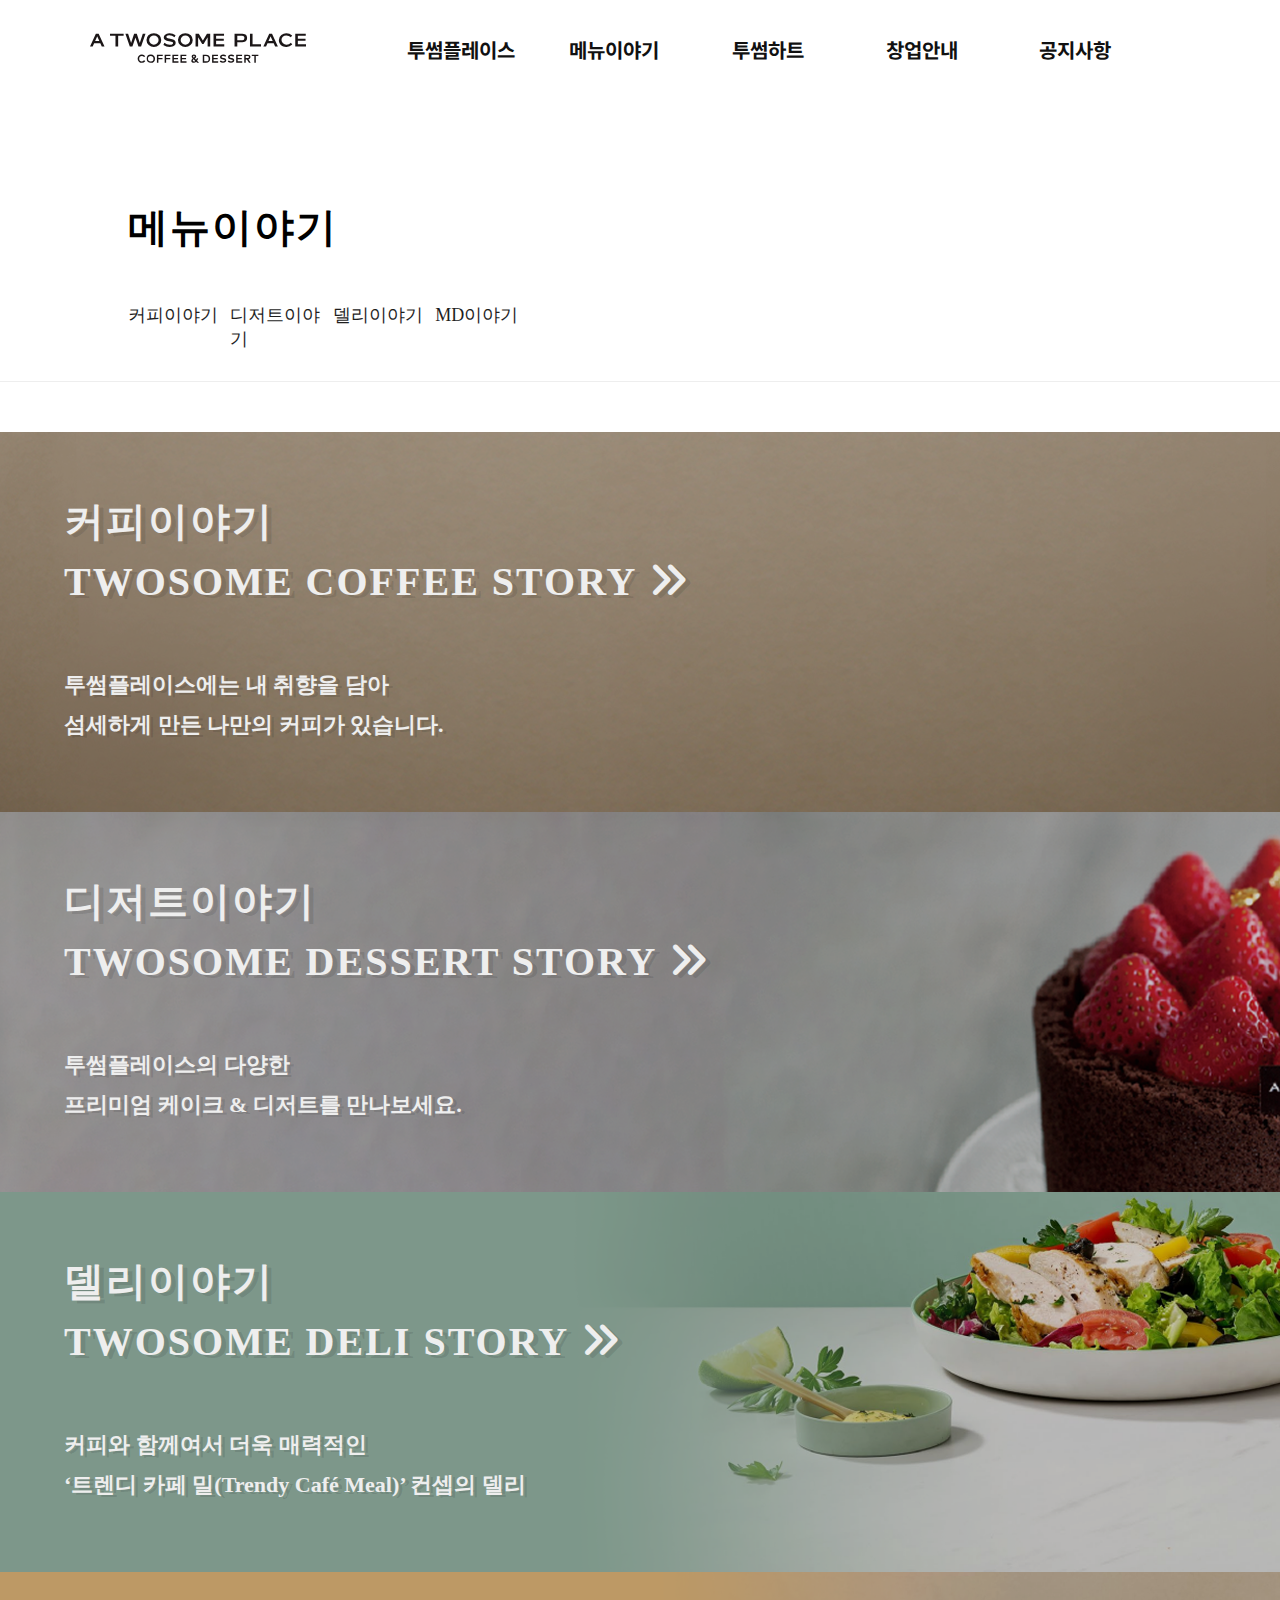
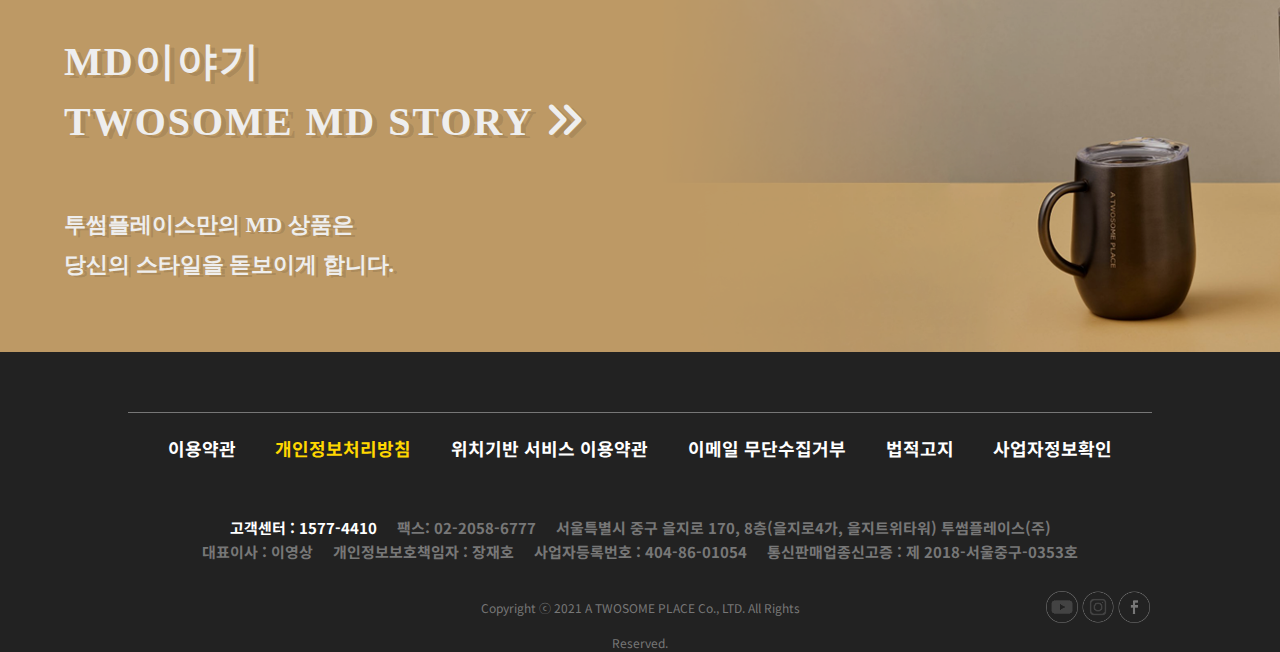
<file: twosomeplace/twosome_menu.html>
<!DOCTYPE html>
<html lang="ko">
  <head>
    <meta charset="UTF-8" />
    <meta http-equiv="X-UA-Compatible" content="IE=edge" />
    <meta name="viewport" content="width=device-width, initial-scale=1.0" />
    <link rel="stylesheet" href="css/all.css">
    <link rel="stylesheet" href="css/twosome_menu.css" />
    <script src="script/jquery-3.6.1.min.js"></script>
    <script src="script/jquery-ui.min.js"></script>
    <link href="https://hangeul.pstatic.net/hangeul_static/css/nanum-barun-gothic.css" rel="stylesheet">
    <link rel="preconnect" href="https://fonts.googleapis.com"><link rel="preconnect" href="https://fonts.gstatic.com" crossorigin><link href="https://fonts.googleapis.com/css2?family=Noto+Sans+KR:wght@300;400;500;700;900&display=swap" rel="stylesheet">
    <link rel="preconnect" href="https://fonts.googleapis.com"><link rel="preconnect" href="https://fonts.gstatic.com" crossorigin><link href="https://fonts.googleapis.com/css2?family=Open+Sans:wght@400;500;600;700&display=swap" rel="stylesheet">
    <link href="https://hangeul.pstatic.net/hangeul_static/css/nanum-square.css" rel="stylesheet">
    <link rel="preconnect" href="https://fonts.googleapis.com">
    <link rel="preconnect" href="https://fonts.gstatic.com" crossorigin>
    <link href="https://fonts.googleapis.com/css2?family=Montserrat:wght@700;800&display=swap" rel="stylesheet">
    <link href="https://hangeul.pstatic.net/hangeul_static/css/maru-buri.css" rel="stylesheet">
    <link rel="icon" type="image/x-icon" href="images/1616.ico">
    
    <script src="script/twosome_menu.js"></script>
    <title>TWOSOMEPLACE</title>
  </head>
  <body>
    <div id="wrapper">
      <header>
        <div id="top_menu">
          <div class="top">
            <div><a href="index.html"><img src="images/logo.svg" alt="logo" /></a></div>
          </div>
          <ul class="gnb">
            <li><a href="#">투썸플레이스</a></li>
            <li><a href="twosome_menu.html">메뉴이야기</a></li>
            <li><a href="twosome_heart.html">투썸하트</a></li>
            <li><a href="#">창업안내</a></li>
            <li><a href="#">공지사항</a></li>
          </ul>
        </div>
        <div class="gnb2">
          <ul>
            <li>
              <ul>
                <li><a href="#">투썸플레이스 소개</a></li>
                <li><a href="#">비전체계</a></li>
                <li><a href="#">연혁</a></li>
                <li><a href="#">브랜드지원</a></li>
                <li><a href="#">매장찾기</a></li>
              </ul>
            </li>
            <li>
              <ul>
                <li><a href="twosome_menu_coffee.html">커피이야기</a></li>
                <li><a href="#">디저트이야기</a></li>
                <li><a href="#">델리이야기</a></li>
                <li><a href="#">MD이야기</a></li>
              </ul>
            </li>
            <li>
              <ul>
                <li><a href="twosome_heart.html">멤버십 소개</a></li>
                <li><a href="#">등급 및 혜택 </a></li>
                <li><a href="#">선물하기</a></li>
                <li><a href="#">기프트카드</a></li>
                <li><a href="#">자주하는 질문</a></li>
              </ul>
            </li>
            <li>
              <ul>
                <li><a href="#">가맹점 개설 안내</a></li>
                <li><a href="#">창업설명회</a></li>
                <li><a href="#">창업 상담신청</a></li>
                <li><a href="#">가맹점 전용 금융상품</a></li>
                <li><a href="#">자주하는 질문</a></li>
              </ul>
            </li>
            <li>
              <ul>
                <li><a href="#">공지사항</a></li>
                <li><a href="#">이벤트</a></li>
                <li><a href="#">자주하는 질문</a></li>
                <li><a href="#">고객의 소리</a></li>
              </ul>
            </li>
          </ul>
        </div>
      </header>

      <section>
        <div class="title">
            <ul>
                <li><a href="#"><h1>메뉴이야기</h1></a></li>
            </ul>
            <br>
            <ul class="title_sub">
                <li><a href="twosome_menu_coffee.html">커피이야기</a></li>
                <li><a href="#">디저트이야기</a></li>
                <li><a href="#">델리이야기</a></li>
                <li><a href="#">MD이야기</a></li>
            </ul>
        </div>
        <div class="menu menu_1">
            <ul>
                <li>
                    <h1>커피이야기</h1>
                    <h1>TWOSOME COFFEE STORY <i class="fa-solid fa-angles-right"></i></h1>
                </li>
                <li>
                    <h2>
                      <!-- 내 취향이 담긴 커피, <br> -->
                        투썸플레이스에는 내 취향을 담아<br> 
                        섬세하게 만든 나만의 커피가 있습니다.</h2>
                </li>
            </ul>
        </div>

        <div class="menu menu_2">
            <ul>
                <li>
                    <h1>디저트이야기</h1>
                    <h1>TWOSOME DESSERT STORY <i class="fa-solid fa-angles-right"></i></h1>
                </li>
                <li>
                    <h2>투썸플레이스의 다양한<br>
                        프리미엄 케이크 & 디저트를 만나보세요.</h2>
                </li>
            </ul>
        </div>

        <div class="menu menu_3">
            <ul>
                <li>
                    <h1>델리이야기</h1>
                    <h1>TWOSOME DELI STORY <i class="fa-solid fa-angles-right"></i></h1>
                </li>
                <li>
                    <h2>커피와 함께여서 더욱 매력적인<br>
                        ‘트렌디 카페 밀(Trendy Café Meal)’ 컨셉의 델리</h2>
                </li>
            </ul>
        </div>

        <div class="menu menu_4">
            <ul>
                <li>
                    <h1>MD이야기</h1>
                    <h1>TWOSOME MD STORY <i class="fa-solid fa-angles-right"></i></h1>
                </li>
                <li>
                    <h2>투썸플레이스만의 MD 상품은<br>
                        당신의 스타일을 돋보이게 합니다.</h2>
                </li>
            </ul>
        </div>

    </section>
    <footer>
          <div id="foot">
            <div class="foot_top">
              <ul class="foot_top1">
                <li><a class="white">이용약관</a></li>
                <li><a class="yellow">개인정보처리방침</a></li>
                <li><a class="white">위치기반 서비스 이용약관</a></li>
                <li><a class="white">이메일 무단수집거부</a></li>
                <li><a class="white">법적고지</a></li>
                <li><a class="white">사업자정보확인</a></li>
              </ul><br>
                <ul class="middle2">
                  <li><a class="white">고객센터 : 1577-4410</a></li>
                  <li><a class="gray">팩스: 02-2058-6777</a></li>
                  <li><a class="gray">서울특별시 중구 을지로 170, 8층(을지로4가,
                      을지트위타워) 투썸플레이스(주)</a></li>
                </ul><br>
                <ul class="middle3">
                  <li><a href="#">대표이사 : 이영상</a></li>
                  <li><a href="#">개인정보보호책임자 : 장재호</a></li>
                  <li><a href="#">사업자등록번호 : 404-86-01054</a></li>
                  <li><a href="#">통신판매업종신고증 : 제 2018-서울중구-0353호</a></li>
                </ul>
            </div>

            <div class="foot_bottom">
              <ul>
                <li class="copy">
                  <a href="#"
                    >Copyright ⓒ 2021 A TWOSOME PLACE Co., LTD. All Rights
                    Reserved.</a
                  >
                </li>
              </ul>
              <ul class="link">
                <li>
                  <a href="https://www.youtube.com/@a_twosome_place"
                    ><img src="images/YOUTUBE_ icon.png" alt="YOUTUBE"
                  /></a>
                </li>
                <li>
                  <a href="https://www.instagram.com/atwosomeplace_official/"
                    ><img src="images/INSTAGRAM_icon.png" alt="INSTAGRAM"
                  /></a>
                </li>
                <li>
                  <a href="https://www.facebook.com/ATWOSOMEPLACE"
                    ><img src="images/FACEBOOK__icon.png" alt="FACEBOOK"
                  /></a>
                </li>
              </ul>
            </div>
          </div>
    </footer>
  </div>
</body>
</html>
</file>
<file: dongsuh/css/style_index.css>
@charset "utf-8";
@font-face {
  font-family: "Noto Sans KR", "Open Sans", sans-serif;
}
* {
  margin: 0;
  padding: 0;
}
ul {
  list-style: none;
}
a {
  text-decoration: none;
  font-family: "Noto Sans KR";
}
body {
  background-color: #fafafa;
}
#wrap {
  width: 100%;
  max-width: 1920px;
  height: 3588px;
  margin: 0 auto;
  overflow: hidden;
}
header {
  position: relative;
  max-width: 1280px;
  width: 100%;
  height: 120px;
  margin: 0 auto;
}
.logo {
  position: absolute;
  top: 25%;
}
.logo img {
  width: 200px;
  height: 46px;
}
nav {
  max-width: 1280px;
  height: 100%;
}
.gnb_wrap {
  z-index: 1;
}
.gnb_wrap .gnb {
  position: absolute;
  float: right;
  width: 75%;
  right: 0;
  top: 25%;
  height: 50%;
}
.gnb_wrap .gnb li {
  position: relative;
  float: left;
  width: 20%;
  height: 80%;
  text-align: center;
  top: 8%;
  cursor: pointer;
}
.gnb li a {
  line-height: 48px;
  display: block;
  width: 100%;
  height: 100%;
  font-size: 22px;
  color: #111;
  font-family: "NanumSquareExtraBold";
}

.gnb li a:hover {
  color: #ee2824;
  /* background-color: #950000; */
}

.gnb > li > a.on {
  /* background-color: #F1E6E0; */
  color: #ee2824;
}
.lnb_wrap {
  display: none;
  position: relative;
  width: 100%;
  height: 300%;
  top: 83px;
}
.lnb {
  position: absolute;
  width: 100%;
  display: flex;
  top: 0%;
  right: 0;
  justify-content: center;
}
.lnb > ul {
  position: absolute;
  display: flex;
  width: 100%;
  height: 300px;
  justify-content: right;
  text-align: center;
  background-color: #fafafa;
  z-index: 1;
}

.lnb > ul > li {
  width: 15%;
}
.fa {
  position: absolute;
  display: flex;
  font-size: 100px;
  left: 5%;
  bottom: 30%;
}
.fa:first-child {
  display: none;
  color: #ee2824;
}
.fa:nth-child(2) {
  display: block;
  color: brown;
}
.fa:nth-child(3) {
  display: none;
  color: #333;
}
.fa:nth-child(4) {
  display: none;
  color: #222;
}
.fa:nth-child(5) {
  display: none;
  color: navy;
}
.lnb li ul {
  position: relative;
  width: 100%;
}
.lnb li ul li {
  height: 40px;
  line-height: 40px;
  cursor: pointer;
}
.lnb li.on {
  background-color: #950000;
}
.lnb li:hover {
  background-color: #950000;
}
.lnb li ul li:hover {
  background-color: #ee2824;
}
.lnb li ul li:hover .gnb li a {
  background-color: #ee2824;
}
.lnb ul li {
}
.lnb a {
  font-family: "NanumSquareAcb";
  color: #444;
  width: 100%;
  cursor: pointer;
}

.lnb li:hover {
}
.lnb li:hover a {
  color: #fff;
}
section {
  max-width: 1920px;
  width: 100%;
  height: 850px;
  display: flex;
}
.main {
  width: 100%;
  height: 850px;
  display: flex;
  overflow: hidden;
  margin: 0 auto;
}
.main_image {
  display: flex;
  width: 100%;
  height: 850px;
}

article {
  position: relative;
  max-width: 1920px;
  height: 360px;
  margin-top: 100px;
}
.article_wrap {
  width: 1280px;
  margin: 0 auto;
}
.news {
  position: relative;
  width: 500px;
  height: 300px;
  border: 1px solid #ccc;
  margin: 30px auto;
  text-align: center;
  float: left;
  display: flex;
  cursor: pointer;
  overflow: hidden;
}
.newsletter {
  width: 500px;
  height: 300px;
  position: relative;

}
.news ul li {
  width: 500px;
}
.news h4 {
  font-family: "Open Sans";
  font-size: 20px;
  margin: 30px 0;
}
.news p {
  font-family: "NanumBarunGothic";
  margin: 33px 0;
}
.news p:first-of-type {
  font-size: 22px;
  color: #aaa;
  line-height: 35px;
}
.newsletter .date p {
  color: #1e1e1e;
  font-size: 16px;
  font-weight: bold;
}
.newsletter .date p:hover {
  color: #1e1e1e;
}
.news p:hover {
  color: #ee2824;
}
/* .news ul:first-child {
  left: 0;
}
.news ul:nth-child(2) {
  left: 500px;
}
.news ul:nth-child(3) {
  left: 1000px;
}
.news ul:nth-child(4) {
  left: 1500px;
} */
.sir1 {
  position: absolute;
  bottom: 10%;
  left: 43%;
}
.sir ul li {
  display: inline-block;
  width: 20px;
  height: 20px;
  border-radius: 50%;
  background-color: #ccc;
  line-height: 20px;
  margin: 0 4px;
  cursor: pointer;
}
.sir ul li a {
  color: transparent;
 
}
.sir1 ul li a {

}
.sir1 ul li:hover {
  background-color: #ee2824;
}
.sir1 ul li:hover a {
  color: transparent;
}
.sir1 li.on {
  background-color: #ee2824;
}

.new {
  position: relative;
  display: flex;
  width: 500px;
  height: 300px;
  margin: 30px auto;
  background-color: #f1e6e0;
  float: right;
}

.visual {
  position: relative;
  width: 100%;
  height: 100%;
  overflow: hidden;
}
.visual p {
  color: #fff;
  font-weight: bold;
  margin-left: 15px;
  margin-top: 8px;
}
.visual ul {
  width: 100%;
  height: 100%;
}
.visual ul li {
  position: absolute;
  width: 100%;
  height: 100%;
  text-align: center;
  display: flex;
  box-sizing: border-box;
  top: 2%;
}
.visual .visual0 {
  margin-left: 0;
}
.visual .visual1 {
  margin-left: 500px;
}
.visual .visual2 {
  margin-left: 1000px;
}
.visual .visual3 {
  margin-left: 1500px;
}
.visual .visual4 {
  margin-left: 2000px;
}
.visual .visual5 {
  margin-left: 2500px;
}
ul.sir2 {
  position: absolute;
  left: 33%;
  bottom: -89%;
}
ul.sir2 li {
  display: inline-block;
  width: 15px;
  height: 15px;
  border-radius: 50%;
  background-color: #ccc;
  line-height: 15px;
  margin: 0 5px;
  text-align: center;
  cursor: pointer;
  position: relative;
}
ul.sir2 li a {
  display: block;
  text-indent: -9999px;
}

ul.sir2 li a:hover {
  background-color: #333;
  border-radius: 50%;
}

ul.sir2 li.on {
  background-color: #333;
}

.contents {
  width: 100%;
  height: 400px;
  text-align: center;
  margin-top: 100px;
  margin-bottom: 100px;
}
.banner {
  position: relative;
  display: flex;
  width: 100%;
  height: 400px;
  overflow: hidden;
  cursor: pointer;
}
.banner ul {
  position: absolute;
  width: 100%;
}
.banner ul li {
  border: 1px solid #fff;
}

.youtube {
  margin: 150px 0;
  position: relative;
  width: 100%;
  height: 620px;
  background: #f3f3f3;
  overflow: hidden;

}
.youtube .title {
  position: absolute;
  font-size: 35px;
  font-family: "Noto Sans KR";
  font-weight: 700;
  color: #2e2e2e;
  margin: 10px 20px;
  padding: 10px;
  left: 45%;
}
.youtube i {
  position: absolute;
  bottom: 10px;
  cursor: pointer;
  font-size: 60px;
  color: rgb(60, 60, 60);
}
.youtube .fa-caret-left {
  left: 44%;
}
.youtube i:hover {
  opacity: 0.9;
}
.youtube .mp4 {
  position: absolute;
  top: 15%;
  left: -520px;


}
/* .youtube .mp4 {
  position: absolute;
  display: flex;
  left: 28%;
  top: 12%;
  margin-top: 10px;
} */
.youtube ul {
  display: flex;
}
.youtube ul li {
  position: relative;
  margin-right: 250px;
}
li.mp4_0 img {
    left: 0;
}
li.mp4_1 img{
    left: 250px; 
}
li.mp4_2 img{
    left: 750px; 
}
li.mp4_3 img{
    left: 1000px;
}
li.mp4_4 img{
    left:1250px; 
}

footer {
  margin-top: 100px;
}
.foot-first {
  border: 2px solid #000;
}
.bottle {
  position: relative;
  display: flex;
  max-width: 1920px;
  width: 100%;
  justify-content: center;
  cursor: default;
}
.bottle img {
  box-sizing: border-box;
}
ul.brand {
  position: absolute;
  display: flex;
  margin: 0 auto;
  text-align: center;
  top: 3%;
  max-width: 1280px;
  width: 100%;
  height: 60px;
  line-height: 60px;
}
.brand li {
  margin: 0 auto;
}
/* .brand li a:nth-child(7){
    color: #fff;
} */
.brand li a {
  color: #b1b1b1;
  font-size: 20px;
  font-weight: 600;
}
.brand li a.topi {
  color: #fff;
  font-weight: bold;
}
.brand li a:hover {
  color: #fff;
  font-weight: 600;
  font-weight: bold;
  text-decoration: underline;
}
ul.toplogo {
  position: absolute;
  top: 35%;
}
.toplogo img {
  cursor: default;
}
ul.topcoffee {
  position: absolute;
  display: flex;
  top: 55%;
}

@keyframes brandimg {
  0% {
    scale: 1;
  }
  50% {
    scale: 1.05;
  }
  100% {
    scale: 1;
  }
}

ul.topcoffee li a img:hover {
  animation: brandimg 1s ease-in-out;
  transition: 0.5s;
}
ul.topcoffee img {
  width: 340px;
  height: 289px;
}
ul.topcoffee p {
  color: #222;
  margin: 0 auto;
  text-align: center;
  margin-top: 2px;
  font-family: "NanumSquareBold";
  font-size: 17px;
}
.foot_last {
  left: 0;
  bottom: 0;
  margin: 0 auto;
  background: #950000;
  width: 100%;
  height: 100px;
  margin-top: 100px;
  cursor: default;
}
.foot_last p {
  text-align: center;
  color: #fff;
  font-weight: 500;
  font-size: 11px;
  margin-top: -15px;
  font-family: "Noto Sans KR";
}
ul.blandlogo {
  display: flex;
  justify-content: center;
}
ul.blandlogo img {
  padding: 25px 10px;
  cursor: default;
}
</file>
<file: twosomeplace/css/twosome_index.css>
@charset "utf-8";
@font-face {
  font-family: 'Noto Sans KR', 'Open Sans', sans-serif;
}

* {
  margin: 0;
  padding: 0;
}
ul {
  list-style: none;
}
a {
  text-decoration: none;
  font-family: 'Noto Sans KR', 'Open Sans', sans-serif;
}
#wrapper {
  width: 100%;
  max-width: 1920px;
  margin: 0 auto;
}
header {
  position: relative;
  width: 100%;
  max-width: 1920px;
  height: 100px;
  background: #fff;
  margin: 0 auto;
  text-align: center;
  display: flex;
  align-items: center;
}
header #top_menu {
  width: 100%;
  max-width: 1920px;
  display: flex;
  justify-content: space-between;
}
.top {
  width: 20%;
  height: 50px;
  display: flex;
  align-items: center;
}
.top img {
  width: 216px;
  height: 50px;
  margin: 0 90px;
  cursor: pointer;
}
.gnb {
  position: relative;
  width: 60%;
  height: 50px;
  display: flex;
  line-height: 50px;
  margin: 0 auto;
}
.gnb > li {
  width: 20%;
}
.gnb > li > a {
  font-size: 20px;
  font-weight: 700;
  color: #111;
  font-family: 'Noto Sans KR';
}
.gnb li a:hover,
.gnb li a.on {
  color: #da1042;
  font-weight: bold;
}
.gnb2 {
  position: absolute;
  top: 75px;
  width: 100%;
  height: 300px;
  display: flex;
  justify-content: center;
  background: #fff;
  z-index: 10;
}
.gnb2 > ul {
  display: flex;
  width: 60%;
  transform: translateX(16.5%);
  margin-left: 2px;
}
.gnb2 > ul > li {
  width: 20%;
}
.gnb2 > ul > li:hover > a {
  color: #da1042;
}
.gnb2 li {
  font-family: 'Noto Sans KR';
  font-weight: 500;
}
.gnb2 li ul a {
  display: block;
  color: #555;
  font-size: 16px;
  line-height: 35px;
  padding: 8px 0;
  font-weight: regular;
}
.gnb2 li > ul > li:hover {
  cursor: pointer;
  background: #da1042;
}
.gnb2 li > ul > li:hover a {
  color: #fff;
  font-weight: bold;
}

#main {
  position: relative;
  width: 100%;
  max-width: 1920px;
  height: 540px;
  overflow: hidden;
  box-sizing: border-box;
  object-fit: cover;
}
ul.mainb {
  width: 100%;
}
ul.mainb li {
  position: absolute;
  width: 100%;
}
ul.mainb li:first-child {
  left: 0;
}
ul.mainb li:nth-child(2) {
  left: 100%;
}
ul.mainb li:nth-child(3) {
  left: 200%;
}
ul.mainb li:nth-child(4) {
  left: 300%;
}
ul.mainb li img {
  object-fit: cover;
}
.mainmenu {
  position: absolute;
  left: 50%;
  transform: translateX(-50%);
  bottom: 0px;
  display: flex;
  margin: 10px 0;
  justify-content: center;
}
.mainmenu li {
  width: 15px;
  height: 15px;
  border-radius: 50%;
  background-color: #f0f0f0;
  margin: 0 8px;
  cursor: pointer;
  text-indent: -9999px;
}
.mainmenu li:hover {
  background-color: #da1042;
}
.mainmenu li.on {
  background-color: #da1042;
}
.slide_btn {
  position: relative;
  width: 100%;
  top: 45%;
  transform: translateY(-50%);
}
.slide_btn li {
  position: absolute;
}
.slide_btn li.prev {
  left: 20px;
}
.slide_btn li.next {
  right: 20px;
}
.slide_btn i {
  font-size: 50px;
  color: #f6f6f5;
  cursor: pointer;
}

#visual {
  width: 100%;
  max-width: 1920px;
  height: 300px;
  display: flex;
  margin-top: 50px;
  margin-bottom: 100px;
  box-sizing: border-box;
}
.event {
  position: relative;
  width: 65%;
  display: flex;
  left: 11%;
}
.event p {
  font-family: 'NanumBarunGothicBold';
  color: #222;
  font-size: 16px;
  padding: 5px;
}
.event1 {
  position: absolute;
  display: flex;
  width: 450px;
  height: 300px;
  box-sizing: border-box;
  overflow: hidden;
  bottom: 0;
}
.event1_banner {
  position: absolute;
  display: flex;
  bottom: 0;
  left: 0;
  width: 100%;
  height: 88%;
}
.event1_banner li {
  width: 100%;
  position: relative;
  transition: 0.5s;
}
.event1_btn {
  position: absolute;
  width: 100%;
  height: 10%;
  line-height: 32px;
  display: flex;
  justify-content: center;
  bottom: 3px;
  box-sizing: border-box;
}
.event1_btn i {
  color:#ffffff;
  margin: 0 10px;
  font-size: 18px;
  cursor: pointer;
}
.event1_btn i:hover {
  /* color:#FFD194; */
  color:#FBD786;
}
.event2 {
  position: absolute;
  right: 0;
  width: 450px;
  height: 300px;
  box-sizing: border-box;
}
.event2 .store {
  position: absolute;
  display: block;
  width: 450px;
  height: 265px;
  bottom: 0;
  background-color: #f1f1f1;
}
.event2 #txt {
  position: absolute;
  width: 300px;
  height: 50px;
  background: #f9f9f9;
  color: #ccc;
  border: none;
  text-align: center;
  top: 40%;
  left: 50%;
  transform: translate(-50%, -50%);
  font-size: 15px;
}
.event2 #search {
  position: absolute;
  width: 180px;
  height: 50px;
  background: #d70035;
  color: #fff;
  border: none;
  text-align: center;
  top: 70%;
  left: 50%;
  transform: translate(-50%, -50%);
  font-weight: bold;
  font-size: 18px;
  cursor: pointer;
}
.event2 #search:hover {
  background-color: #ff0040;
}
.event3 {
  position: fixed;
  bottom: 5px;
  right: 100px;
  display: flex;
  z-index: 4;
  width: 180px;
  transition: all 1.8s;
}

#phone {
  display: flex;
  width: 100%;
  max-width: 1920px;
  height: 382px;
  margin: 100px 0;
}
.app {
  display: flex;
  width: 100%;
  height: 100%;
  background: #da1042;
  margin: 0 auto;
  cursor: pointer;
}
@keyframes december {
  0% {
    background: #da1042;
  }
  40% {
    background: #ff5882;
  }
  80% {
    background: #c3081d;
  }
  100% {
    background: #da1042;
  }
}

.app:hover {
  animation: december 10s ease-in-out infinite;
  transition: 2s ease-in-out;
}
.app ul {
  display: flex;
  width: 80%;
  margin: 0 auto;
  margin-top: 5px;
  justify-content: center;
}
.app ul li {
  display: flex;
  color: #fff;
  text-align: center;
  align-content: center;
  align-items: center;
  left: 0;
  top: 0;
  width: 30%;
}
.app ul li a span {
  font-weight: bold;
  color: #fff;
  cursor: default;
}
.app ul li:nth-child(2) {
  margin: 40px 0;
  text-align: center;
  display: block;
  padding: 10px;
  box-sizing: border-box;
  font-size: 25px;
}
.app input {
  display: flex;
  justify-content: center;
  width: 200px;
  height: 50px;
  border: 1px solid #fff;
  background: transparent;
  color: #fff;
  font-size: 20px;
  margin: 30px auto;
  cursor: pointer;
}
.app input:hover {
  background: #fff;
  color: #da1042;
  font-weight: bold;
}
article {
  width: 100%;
  box-sizing: border-box;
  margin: 100px 0;
}
.notice {
  position: relative;
  margin-left: 200px;
  width: 600px;
  height: 300px;
  background: #fafafa;
}
.notice h2 {
  font-family: 'NanumBarunGothicBold';
}
.notice li {
  font-family:'Noto Sans KR'; 
}
.notice_header {
  display: flex;
  width: 550px;
  height: 30%;
  margin: 0 auto;
  line-height: 90px;
  justify-content: space-between;
  z-index: 1;
  color: #222;
}
.notice_middle {
  position: absolute;
  width: 60%;
  height: 55%;
  left: 5%;
  top: 33%;
}
.notice_middle li {
  height: 33.333%;
  box-sizing: border-box;
  line-height: 50px;
  font-weight: regular;
}
.notice_middle>li:hover {
  font-weight: bold;
  text-decoration: underline;
}
.notice_footer {
  position: absolute;
  width: 35%;
  height: 55%;
  right: 5%;
  top: 33%;
  font-weight: regular;
}
.notice_footer li {
  height: 33.333%;
  box-sizing: border-box;
  line-height: 50px;
  text-align: right;
}
.notice ul li {
  cursor: pointer;
}
h5 {
  font-family:'Noto Sans KR';
  color: #777;
}
h5:hover {
  color: #000;
}

.meal {
  display: flex;
  position: absolute;
  width: 480px;
  height: 300px;
  top: 0;
  left: 140%;
  overflow: hidden;
}
ul.mealpic {
  width: 100%;
  height: 100%;
}
.mealpic li {
  position: absolute;
  width: 100%;
  height: 100%;
}
ul.mealpic > li:first-child {
  left: 0;
}
ul.mealpic > li:nth-child(2) {
  left: 100%;
}
ul.mealpic > li:nth-child(3) {
  left: 200%;
}
.meal img {
  width: 480px;
  height: 300px;
  object-fit: cover;
}
.mealmenu {
  position: absolute;
  width: 100%;
  display: flex;
  bottom: 8px;
  justify-content: center;
}
.mealmenu li {
  width: 13px;
  height: 13px;
  background: #f9f9f9;
  border-radius: 50%;
  margin: 0 6px;
  text-indent: -9999px;
}
.mealmenu li:hover {
  background-color:khaki;
}
.mealmenu li.on {
  background-color:khaki;
}

footer {
  left: 0;
  bottom: 0;
  width: 100%;
  max-width: 1920px;
  height: 300px;
  background-color: #222;
}
#foot {
  position: relative;
  display: flex;
  width: 80%;
  height: 160px;
  top: 20%;
  justify-content: center;
  border-top: 1px solid #777;
  margin: 0 auto;
  text-align: center;
}
.foot_top {
position: relative;
  width: 100%;
  height: 100%;
  display: flex;
  line-height: 50px;
  font-size: 18px;
  font-weight: bold;
  margin-top: 10px;
}
.foot_top1 {
  position: absolute;
  display: flex;
  width: 100%;
  height: 30%;
  justify-content: space-evenly;
}
.foot_top1 li {
}
.foot_top1 > li > a {
  cursor: pointer;
}

.middle2 {
  position: absolute;
  display: flex;
  width: 100%;
  height: 30%;
  top: 50%;
  text-align: center;
  margin: 0 auto;
 justify-content: center;
}
.middle2 li {
  font-size: 15px;
  margin: 0 10px;
}
.middle2 li a {
  cursor: default;
}
.white {
  color: #fff;
}
.gray {
  color: #777;
}
.yellow {
  color: gold;
}
.middle3 {
  display: flex;
  position: absolute;
  width: 100%;
  height: 30%;
  justify-content: center;
  top: 65%;
}
.middle3 li {
  margin: 0 10px;
}
.middle3 li a {
  color: #777;
  font-size: 15px;
  cursor: default;
}

.foot_top ul li.yellow {
  color: yellow;
}
.foot_bottom {
  position: absolute;
  display: flex;
  width: 100%;
  height: 32px;
  bottom: -50px;
  font-size: 12px;
  line-height: 34px;
  justify-content: right;
}
.foot_bottom ul {
  width: 33.333%;
  text-align: center;
  justify-content: center;
  display: flex;
}
.foot_bottom img {
  display: flex;
  width: 32px;
  height: 32px;
}
.foot_bottom ul li a {
  color: #777;
  justify-content: center;
  cursor: default;
}

ul.link {
  display: flex;
  justify-content: end;
}
ul.link li {
  margin: 0 2px;
}
ul.link li a img {
  cursor: pointer;
}
.copy a {
  justify-content: center;
}
</file>
<file: dongsuh/css/style_dongsuh.css>
@charset "utf-8";
@font-face {
    font-family: 'Noto Sans KR', 'Open Sans', sans-serif;
  }
* {
    margin: 0;
    padding: 0;
}
ul {
    list-style: none;
}
a {
    text-decoration: none;
    font-family: 'NanumSquareAcr';
    color: #000;
    
 
}
body {
    max-width: 1920px;
    background-color: #ffffff;
    /* box-sizing: border-box;
    overflow: hidden; */
}
#wrap {
    width: 100%;
    max-width: 1920px;
    /* overflow: hidden; */
    /* max-width: 1280px; */
    margin: 0 auto;
    /* overflow: hidden; */
    /* border: 1px solid #000; */
}
header {
    position: relative;
    max-width: 1280px;
    width: 100%;
    height: 120px;
    margin: 0 auto;
    /* border: 1px solid purple; */
}
.logo {
    position: absolute;
    top: 25%;
    /* border: 1px solid purple; */
}
.logo img {
   width: 200px;
   height: 46px;


}
nav {
    max-width: 1280px;
    height: 100%;
    /* border: 1px solid red; */
   
}
.gnb_wrap {
    z-index: 1;
}
.gnb_wrap .gnb {
    position: absolute;
    float: right;
    width: 75%;
    /* height: 100%; */
    right: 0;
    top: 25%;
    height: 50%;
    
    /* border: 1px solid blue; */
    
}
.gnb_wrap .gnb li {
    position: relative;
    float: left;
    width: 20%;
    height: 80%;
    text-align: center;
    top: 8%;
    cursor: pointer;
    /* border: 1px solid #000; */
}
/* .gnb_wrap .gnb li.on {
   
    background-color: #950000;
} */
.gnb_wrap .gnb li.on a {
   
    color: #ee2824;
}

.gnb li a {
    line-height: 48px;
    display: block;
    width: 100%;
  height: 100%;
    font-size: 22px;
    color: #111;
    /* padding: 10px 0; */
    /* font-family: 'NanumBarunGothicBold'; */
    font-family: 'NanumSquareExtraBold';
    /* font-weight: 700; */
    /* border: 1px solid #000; */
}

.gnb li a:hover {
    color:#ee2824;
    /* background-color: #950000; */   
}

.gnb > li > a.on {
    /* background-color: #F1E6E0; */
    color:#ee2824;
    /* background-color:#fff; */
}
.lnb_wrap {
    display: none;
    position: relative;
    width: 100%;
    height: 300%;
    top: 83px;
    /* background: #fff; */
    /* background-color:#F1E6E0; */


}
.lnb {

    position: absolute;
    width: 100%;
    display: flex;
    top: 0%;
    right: 0;
    justify-content: center;
    /* position: absolute;
    width: 75%;
    display: flex;
    text-align: center;
    right: 0px;
    top: 0px; */
   
}
.lnb > ul {
    position: absolute;
    display: flex;
    width: 100%;
    height: 300px;
    /* border: 1px solid red; */
    justify-content: right;
    text-align: center;
    background-color: #fff;
    z-index: 1;
   
    
   
}

.lnb > ul > li {
    width: 15%;
  
    /* border: 1px solid #000; */
   /* width: 100%; */
    /* width: 30%; */
}
.fa {
    position: absolute;
    display: flex;
    font-size: 100px;
    left: 5%;
    bottom: 30%;
    /* border: 1px solid #000; */
}
.fa:first-child {
    /* display: block; */
    display: none;
    color:#ee2824;
}
.fa:nth-child(2) {
    display: block;
    /* display: none; */
    color:brown;
}
.fa:nth-child(3) {
    /* display: block; */
    display: none;
    color: #333;
}
.fa:nth-child(4) {
   /* display: block; */
   display: none;
    color: #222
}
.fa:nth-child(5) {
    /* display: block; */
    display: none;
    color:navy;
}
.lnb li ul {
    position: relative;
    width: 100%;
    
    /* border: 1px solid red; */
    /* width: 100%;
    text-align: center; */
    
    /* padding: 0 60px; */
    /* width: 100%;
    border: 1px solid blue; */
}
.lnb li ul li {
    height:40px;
    line-height: 40px;
    /* border: 1px solid #000; */
    /* display: none; */
    /* width: 100%; */
   /* padding: 7px 0; */
   cursor: pointer;


  
}
.lnb li:hover {
    background-color: #950000;

    /* background-color:rgb(210, 0, 0); */
}
.lnb li ul li:hover {
    /* background-color: #950000; */
    /* background-color: #ef473a; */
    background-color: #ee2824;
    /* background-color: #eef2f3; */
}
.lnb ul li {

    /* padding: 8px 0;
    cursor: pointer; */
    /* border: 1px solid #000; */
}
.lnb a {
    /* display: none; */
    font-family: 'NanumSquareAcb';
    /* font-weight: 600; */
    /* font-family: 'Open Sans Regular'; */
    color: #444;
    width: 100%;
    cursor: pointer;
}
.lnb ul li:hover .gnb li a {
    /* background-color:#F1E6E0; */
    
}
.lnb li:hover {
   
    /* background-color: rgb(210, 0, 0); */
}
.lnb li:hover a {
    color: #fff;
}


footer {
    margin-top: 100px;
}


.foot_last {
    /* position: fixed; */
    left: 0;
    bottom: 0;
    margin: 0 auto;
    background: #950000;
    width: 100%;
    height: 100px;
    margin-top: 100px;
    cursor: default;


}
.foot_last p {
    text-align: center;
    color: #fff;
    font-weight: 500;
    font-size: 11px;
    margin-top: -15px;
    font-family: 'Noto Sans KR';
}

ul.blandlogo {
    display: flex;
    justify-content: center;

}
ul.blandlogo img {
    padding: 25px 10px;
    cursor: default;
}
section {
    margin: 0 auto;
}
.title {
    width: 100%;
    height: 300px;
    /*border: 1px solid #000;*/
    font-size: 40px;
    /*font-family: 'Noto Sans KR';
    font-weight: 900;*/
    font-family: 'NanumSquareAceb';
    line-height: 300px;
    background-image: url(../images/first_banner.png);
    background-size: cover;
    margin-bottom: 60px;
    margin-top: 20px;
    box-sizing: border-box;
}
.title ul {
    width: 100%;
}
.title ul li {
    /* border: 1px solid red;
    width: 50%; */
    /* height: 20%; */
}
.title ul li a {
    margin-left: 100px;
    color: #fff;  
    font-family: 'NanumSquareAceb';
    /* background: rgba(0, 0, 0, 0.1); */
    padding: 15px;
    text-shadow: -5px 0px rgba(0, 0, 0, 0.2);;
}
.menu_sub {
    /* border: 1px solid #000; */
    display: flex;
    justify-content: center;
}
.menu_sub ul {
    width: 50%;
    display: flex;
}
.menu_sub ul li {
    border: 1px solid #eee;
    width: 50%;
    text-align: center;
    padding: 10px 5px;
    color: #333;
    cursor: pointer;

}
.menu_sub ul li:hover {
    background-color: #ee2824;
}
.menu_sub ul li:hover a {
    color: #fff;
}
.menu_sub ul li.on {
    background-color: #ee2824;
}
.menu_sub ul li.on a{
    color: #fff;
}
.top_txt {

    /* border: 1px solid #000; */
    text-align: center;
    padding: 50px 0;
    margin-top: 10px;
    /* background-color: #fbfbfb; */
    width: 100%;
    box-sizing: border-box;
    overflow: hidden;
    cursor: default;
}
.top_txt h2 {
    font-family: 'NanumSquareExtraBold';
    margin-bottom: 20px;

}
.top_txt p {
    position: relative;
    font-family: 'NanumBarunGothic';
    font-size: 17px;
    color: #333;
    text-align: left;
    left: 30%;
    line-height: 30px;
    margin-bottom: 20px;
}

.middle_txt {
  
    width: 100%;
    /* border: 1px solid red; */
    font-family: 'NanumSquareAcr';
    color: #1e1e1e;
    /* font-weight: 600; */
    font-size: 18px;
    line-height: 30px;
    cursor: default;
    background-color: #f1f1f1;
}
.midtxt_wrap {
    position: relative;
    width: 50%;
    padding: 50px 0;
    margin: 0 auto;
   
}
.middle_txt h4 {
    width: 10%;
    border-bottom: 1px solid #1e1e1e;
}
.middle_txt h2 {
    /* border: 1px solid #000; */
    margin-bottom: 20px;
    font-family: 'NanumMyeongjoYetHangul';
    /* font-family: 'NanumSquareAcb'; */
    line-height: 40px;
   
}
.middle_txt p{
    /* margin-top: 40px; */
    font-family: 'NanumMyeongjoYetHangul';
    font-size: 17px;
    font-weight: 700;
    color: #1e1e1e;
    /* font-weight: 900;
    text-align: left; */
}
.middle_txt p:nth-child(3){
    margin-top: 40px;
    font-family: 'NanumMyeongjoYetHangul';
    font-size: 17px;
    font-weight: 900;
    text-align: left;
}
.middle_txt .midtxt_wrap span {
    font-size: 28px;
    font-family: 'NanumMyeongjoYetHangul';
    font-weight: bold;
}
.ceo {
    position: absolute;
    right: -60px;
    top: 20%;
}

.bottom_txt {
    /* border: 1px solid #000; */
    margin: 0 auto;
    text-align: left;
    width: 50%;
    margin-top: 80px;
    margin-bottom: 80px;
    box-sizing: border-box;
    cursor: default;
}
/* .bottom_txt_bg {
    width: 50%;
    border: 5px solid blue;
} */
.bottom_txt h4 {
    font-family: 'NanumSquareAcr';
    color: #1e1e1e;
    width: 13%;
    border-bottom: 1px solid #1e1e1e;
}
.bottom_txt h2 {
    font-family: 'NanumSquareExtraBold';
    line-height: 40px;
    color: #222;
}
.dna {
    margin-top: 20px;
    position: relative;
    display: flex;
    border: 1px solid #ccc;
    height: 370px;
    box-sizing: border-box;
   
}

.dna_img {
    position: absolute;
    display: flex;
    width: 100%;
    text-align: center;
    box-sizing: border-box;
   

}
.dna_img li {
    width: 100%;
    /* border: 1px solid red; */
}
.dna_img li a {
    cursor: default;
}
.dna_txt {
    position: absolute;
    display: flex;
    bottom: 0;
    width: 100%;
    border-top: 1px solid #ccc;
    border-left: 1px solid transparent;
    border-right: 1px solid transparent;
    border-bottom: 1px solid transparent;
    box-sizing: border-box;
  
    
}
.dna_txt li {
    width: 100%;
    text-align: center;
    padding: 10px 0;
  
    /* border: 1px solid red; */
}
.dna_txt li a {
    font-size: 15px;
    font-family: 'NanumSquareAcr';
    line-height: 23px;
    color: #1e1e1e;
    cursor: default;
}
footer {
    width: 100%;
   text-align: center;
   border-top: 1px solid #ccc;
}
.foot_top {
    display: flex;
    width: 100%;
    margin-top: 20px;
    
}
.foot_top ul {
    display: flex;
    width: 60%;
   margin: 0 auto;
}
.foot_top ul li {
    width: 50%;
}
.foot_top ul li:first-child a {
   color:#ee2824;
}
.foot_bottom {
    width: 100%;
    border-top: 1px solid #ccc;
    margin-top: 20px;
}
.foot_bottom ul {
    margin-top: 20px;
}

.foot_bottom ul li a {
    font-size: 15px;
    cursor: default;
  
}
.foot_bottom ul li:last-child{
    margin: 10px 0 20px 0;
}
.foot_bottom ul li:last-child a {
    font-size: 13px;
    color: #333;
}
.foot_bottom ul li a {
    color: #1e1e1e;
}
</file>
<file: twosomeplace/css/twosome_heart.css>
@charset "utf-8";
@font-face {
  font-family: 'Noto Sans KR', 'Open Sans', sans-serif;
}
* {
  margin: 0;
  padding: 0;
}
ul {
  list-style: none;
}
a {
  text-decoration: none;
  font-family: 'Noto Sans KR', 'Open Sans', sans-serif;
}
#wrapper {
  width: 100%;
  max-width: 1920px;
  margin: 0 auto;
  overflow: hidden;
}
header {
  position: relative;
  width: 100%;
  max-width: 1920px;
  height: 100px;
  background: #fff;
  margin: 0 auto;
  text-align: center;
  display: flex;
  align-items: center;
}
header #top_menu {
  width: 100%;
  max-width: 1920px;
  display: flex;
  justify-content: space-between;
}
.top {
  width: 20%;
  height: 50px;
  display: flex;
  align-items: center;
}
.top img {
  width: 216px;
  height: 50px;
  margin: 0 90px;
  cursor: pointer;
}
.gnb {
  position: relative;
  width: 60%;
  height: 50px;
  display: flex;
  line-height: 50px;
  margin: 0 auto;
}
.gnb > li {
  width: 20%;
}
.gnb > li > a {
  font-size: 20px;
  font-weight: 700;
  color: #111;
  font-family: 'Noto Sans KR';
}
.gnb li.on {
    background: rgba(0, 0, 0, 0.5);
}
.gnb li a:hover,
.gnb li a.on {
  color: #da1042;
  font-weight: bold;
}
.gnb2 {
  position: absolute;
  top: 75px;
  width: 100%;
  height: 300px;
  display: flex;
  justify-content: center;
  background: #fff;
  z-index: 10;
}
.gnb2 > ul {
  display: flex;
  width: 60%;
  transform: translateX(16.5%);
  margin-left: 2px;
}
.gnb2 > ul > li {
  width: 20%;
}
.gnb2 > ul > li:hover > a {
  color: #da1042;
}
.gnb2 li {
  font-family: 'Noto Sans KR';
  font-weight: 500;
}
.gnb2 li ul a {
  display: block;
  color: #555;
  font-size: 16px;
  line-height: 35px;
  padding: 8px 0;
  font-weight: regular;
}

.gnb2 li > ul > li:hover {
  cursor: pointer;
  background: #da1042;
}
.gnb2 li > ul > li:hover a {
  color: #fff;
  font-weight: bold;
}
section {
    width: 100%;
    margin: 100px 0;
}
.title {
    width: 100%;
    padding-bottom: 30px;
    border-bottom: 1px solid #eee;

}
.title ul {
    width: 80%;
    margin: 0 auto;
}

.title h1 {
    font-size: 40px;
    letter-spacing: 2px;
    font-family: 'NanumSquareAceb';
    cursor: default;

}
.title_sub {
    display: flex;
    padding-top: 30px;
}
.title_sub li {
    width: 10%;
    cursor: pointer;
}

.title_sub li:hover {
    color: #da1042;
   
}
.title_sub li.on {
    color: #da1042;
}
.title_sub li p {
    font-family: 'NanumSquareAcb';
    font-size: 18px;
}
.main_1 {
    height: 380px;
    position: relative;
    margin-top: 80px;
    cursor: default;
}
.main_1 ul {
    width: 80%;
    margin: 0 auto;
}
.main_1 ul :nth-child(2) {
    padding: 10px 0;
}
.main_1 ul li {
    margin: 10px 0;
}
.main_1 h1 {
    font-size: 35px;
    letter-spacing: 2px;
    font-family: 'NanumSquareAceb';
    margin-bottom: 10px;
    color: #1e1e1e;
}
.main_1 ul li:nth-child(2) {
    margin-top: -5px;
}
.main_1 h3 {
    letter-spacing: 1px;
    font-family: 'NanumSquareAceb';
    color: #333;
}
.main_1_sub2 {
    padding: 10px 0;
}
.main_1 h4 {
    font-size: 20px;
    color: #1e1e1e;
    font-family: 'Noto Sans KR';
    margin-top: 45px;
    line-height: 35px;
    letter-spacing: -1px;
    font-weight: 500;
}
.main_1 span {
    color: #da1042;
    font-weight: bold;
}
.main_1 p {
    margin-top: 100px;
    font-size: 15px;
    color: #2e2e2e;
    font-family: 'Noto Sans KR';
    font-weight: 450;
}
.main_1 .store_btn {
    display: inline-block;
    margin-right: 15px;
    margin-top: 20px;

}
.main_1 .store_btn img:hover {
    opacity: 0.7;
}
.main_1 .store_btn img {
    margin-top: -15px;
   width: 120px;
   height: 60px;
   border: 1px solid #eee;
}
.main_1 .level img {
    position: absolute;
    right: 10%;
    top: 5%;
   
}
.main_2 {
    position: relative;
    width: 100%;
    padding: 50px 0;
    margin-top: 200px;
    cursor: default;
    background-color: #fbfbfb;
}
.main_2 ul {
   width: 50%;
   height: 30%;
   margin: 20px auto;
}
.main_2 ul li {
    text-align: center;
}
.main_2 h1 {
    font-size:40px;
    text-align: center;
    font-family: 'Noto Sans KR';
}
.main_2 ul li h1 span {
    color: #da1042;
}
.main_2 ul:first-child p {
    margin-top: 10px;
    text-align: center;
    font-family: 'Noto Sans KR';
    font-size: 17px;
}
.main_2 ul:nth-child(2) p {
    text-align: left;
    font-family: 'Noto Sans KR';
    font-size: 18px;
    font-weight: 500;
    color: #1e1e1e;
}
.main_2_sub span {
    color: #da1042;  
}
.main_2_sub {
   margin: 0 auto;
}
.main_2_sub li {
    position: relative;
    width:80%;
    height: 40%;
    line-height: 60px;
    display: flex;
    justify-content: right;
    margin: 0 auto;
    /* border: 1px solid #ccc; */
    background:rgb(249, 249, 249);
    margin: 20px 0;
    right: 0;
}
.main_2_sub2 {
    position: relative;
    display: flex;
    justify-content: left;
   left: -10%;
    top: -40%;
}
 .main_2_sub2 img {    
    width: 200px;
    height: 388px;
} 
.main_3 {
    margin-top: 100px;
    width: 100%;
}
.main_3 ul {
    width: 60%;
}
.main_3_sub {
    position: absolute;
    right: 0;
    width: 100%;
}
.main_3_sub span {
    color: #da1042;  
    font-weight: bold;
}
.main_3_sub li {
    width:70%;
    height: 40%;
    line-height: 60px;
    display: flex;
    justify-content: center;
    margin: 0 auto;
    background:rgb(249, 249, 249);
    margin: 20px 0;
}
.main_3_sub p {
    font-family: 'Noto Sans KR';
    font-size: 17px;
}
.main_3_sub2 {
    position: relative;
    display: flex;
    justify-content: left;
    left: 20%;
}
.main_3_sub2 img { 
    width: 176px;
    height: 340px;
} 
footer {
    left: 0;
    bottom: 0;
    width: 100%;
    max-width: 1920px;
    height: 300px;
    background-color: #222;
  }
  #foot {
    position: relative;
    display: flex;
    width: 80%;
    height: 160px;
    top: 20%;
    justify-content: center;
    border-top: 1px solid #777;
    margin: 0 auto;
    text-align: center;
  }
  .foot_top {
  position: relative;
    width: 100%;
    height: 100%;
    display: flex;
    line-height: 50px;
    font-size: 18px;
    font-weight: bold;
    margin-top: 10px;
  
  }
  .foot_top1 {
    position: absolute;
    display: flex;
    width: 100%;
    height: 30%;
    justify-content: space-evenly;
  }
  .foot_top1 > li > a {
    cursor: pointer;
  }
  .middle2 {
    position: absolute;
    display: flex;
    width: 100%;
    height: 30%;
    top: 50%;
    text-align: center;
    margin: 0 auto;
    cursor: default;
   justify-content: center;
  }
  .middle2 li {
    font-size: 15px;
    margin: 0 10px;
  }
  .middle2 li a {
    cursor: default;
  }
  .white {
    color: #fff;
  }
  .gray {
    color: #777;
  }
  .yellow {
    color: gold;
  }
  .middle3 {
    display: flex;
    position: absolute;
    width: 100%;
    height: 30%;
    justify-content: center;
    top: 65%;
  }
  .middle3 li {
    margin: 0 10px;
  }
  .middle3 li a {
    color: #777;
    font-size: 15px;
    cursor: default;
  }
  .foot_top ul li.yellow {
    color: yellow;
  }
  .foot_bottom {
    position: absolute;
    display: flex;
    width: 100%;
    height: 32px;
    bottom: -50px;
    font-size: 12px;
    line-height: 34px;
    justify-content: right;
  }
  .foot_bottom ul {
    width: 33.333%;
    text-align: center;
    justify-content: center;
    display: flex;
  }
  .foot_bottom img {
    display: flex;
    width: 32px;
    height: 32px;
  }
  .foot_bottom ul li a {
    color: #777;
    justify-content: center;
    cursor: default;
  }
  ul.link {
    display: flex;
    justify-content: end;
  }
  ul.link li {
    margin: 0 2px;
  }
  ul.link li a img {
    cursor: pointer;
  }
  .copy a {
    justify-content: center;
  }
</file>
<file: twosomeplace/css/twosome_menu.css>
@charset "utf-8";
@font-face {
  font-family: 'Noto Sans KR', 'Open Sans', sans-serif;
}
* {
  margin: 0;
  padding: 0;
}
ul {
  list-style: none;
}
a {
  text-decoration: none;
  font-family: 'Noto Sans KR', 'Open Sans', sans-serif;
}
#wrapper {
  width: 100%;
  max-width: 1920px;
  margin: 0 auto;
  overflow: hidden;
}
header {
  position: relative;
  width: 100%;
  max-width: 1920px;
  height: 100px;
  background: #fff;
  margin: 0 auto;
  text-align: center;
  display: flex;
  align-items: center;
}
header #top_menu {
  width: 100%;
  max-width: 1920px;
  display: flex;
  justify-content: space-between;
}
.top {
  width: 20%;
  height: 50px;
  display: flex;
  align-items: center;
}
.top img {
  width: 216px;
  height: 50px;
  margin: 0 90px;
  cursor: pointer;
}
.gnb {
  position: relative;
  width: 60%;
  height: 50px;
  display: flex;
  line-height: 50px;
  margin: 0 auto;
}
.gnb > li {
  width: 20%;
}
.gnb > li > a {
  font-size: 20px;
  font-weight: 700;
  color: #111;
  font-family: 'Noto Sans KR';
}
.gnb li.on {
    background: rgba(0, 0, 0, 0.5);
}
.gnb li a:hover,
.gnb li a.on {
  color: #da1042;
  font-weight: bold;
}
.gnb2 {
  position: absolute;
  top: 75px;
  width: 100%;
  height: 300px;
  display: flex;
  justify-content: center;
  background: #fff;
  z-index: 10;
}
.gnb2 > ul {
  display: flex;
  width: 60%;
  transform: translateX(16.5%);
  margin-left: 2px;
}
.gnb2 > ul > li {
  width: 20%;
}
.gnb2 > ul > li:hover > a {
  color: #da1042;
}
.gnb2 li {
  font-family: 'Noto Sans KR';
  font-weight: 500;
}
.gnb2 li ul a {
  display: block;
  color: #555;
  font-size: 16px;
  line-height: 35px;
  padding: 8px 0;
  font-weight: regular;
}

.gnb2 li > ul > li:hover {
  cursor: pointer;
  background: #da1042;
}
.gnb2 li > ul > li:hover a {
  color: #fff;
  font-weight: bold;
}
section {
    width: 100%;
    margin-top: 100px;
}
.title {
    width: 100%;
    padding-bottom: 30px;
    border-bottom: 1px solid #eee;
}
.title ul {
    width: 80%;
    margin: 0 auto;
}

.title h1 {
    font-size: 40px;
    letter-spacing: 2px;
    font-family: 'NanumSquareAceb';
    cursor: default;
    color: #000;
}
.title_sub {
    display: flex;
    padding-top: 30px;
}
.title_sub li {
    width: 10%;
    cursor: pointer;
}

.title_sub li a:hover {
    color: #da1042;
    font-family: 'NanumSquareAcb';
   
}
/* .title_sub li a.on {
    color: #da1042;
    font-family: 'NanumSquareAceb';
} */
.title_sub li a {
    font-family: 'NanumSquareAcb';
    font-size: 18px;
    color: #1e1e1e;
}
.menu {
    height: 380px;
    cursor: pointer;
}
.menu_1 {
    margin-top: 50px;
    /* position: relative; */
    background: url(../images/coffee_menubg.png);
}
.menu_2 {
    /* background: url(../images/dessert_menubg.png); */
    background: url(../images/menu_bg_dessert_op.png);
}
.menu_3 {
    /* background: url(../images/menu_deli_bg.png); */
    background: url(../images/menu_bg_deli3_op.png);
}
.menu_4 {
    /* background: url(../images/md_menu_bg.png); */
    background: url(../images/menu_bg_md5_op.png);
}
.menu i {
  position: relative;
}
@keyframes right {
  0% {right: 0;}
  100% {right: -20px;}
}
.menu_1:hover i, .menu_2:hover i, .menu_3:hover i, .menu_4:hover i {
  animation: right 1s infinite;
}
.menu_1:hover {
  background-image: url(../images/coffeemenubg.png);
  transition: 0.8s ease-out;
}
.menu_2:hover {
  background-image: url(../images/menu_bg_dessert_light.png);
  transition: 0.8s ease-out;
}
.menu_3:hover {
  background-image: url(../images/menu_bg_deli3.png);
  transition: 0.8s ease-out;
}
.menu_4:hover {
  background-image: url(../images/menu_bg_md5.png);
  transition: 0.8s ease-out;
}
.menu:hover h1{
  color: #fff;
  text-shadow: 4px 2px rgba(0, 0, 0, 0.2);
  transition: 1s ease-in-out;
}
.menu:hover h2 {
  color: #fff;
  text-shadow: 3px 3px rgba(0, 0, 0, 0.2);
  transition: 1s ease-in-out;
}
.menu ul {
    width: 90%;
    height: 100%;
    margin: 0 auto;
  
}
.menu ul li {
    height:35%;
    padding: 20px 0;
}
.menu ul li:first-child {
    padding-top: 60px;
    line-height: 60px;
}
.menu h1 {
    font-size: 40px;
    letter-spacing: 2px;
    font-family: 'NanumSquareAceb';
    font-weight: 900;
    /* margin-bottom: 10px; */
    color: #eee;
    text-shadow: 5px 3px rgba(0, 0, 0, 0.1);
}
.menu h2 {
    /* font-family: 'MaruBuriBold'; */
    font-family: 'MaruBuriSemiBold';
    letter-spacing: 0px;
    color: #eee;
    font-size: 22px;
    line-height: 40px;
    text-shadow: 4px 2px rgba(0, 0, 0, 0.1);
}
.menu

.menu ul li h1:nth-child(2) {
    font-family: 'Noto Sans KR';
    font-weight: 900;
    letter-spacing: 0;
}
.menu ul li:nth-child(2) {

}


/* .menu_1_sub2 {
    padding: 10px 0;
} */

.menu_1 p {
    margin-top: 100px;
    font-size: 15px;
    color: #2e2e2e;
    font-family: 'Noto Sans KR';
    font-weight: 450;
}


footer {
    left: 0;
    bottom: 0;
    width: 100%;
    max-width: 1920px;
    height: 300px;
    background-color: #222;
  }
  #foot {
    position: relative;
    display: flex;
    width: 80%;
    height: 160px;
    top: 20%;
    justify-content: center;
    border-top: 1px solid #777;
    margin: 0 auto;
    text-align: center;
  }
  .foot_top {
  position: relative;
    width: 100%;
    height: 100%;
    display: flex;
    line-height: 50px;
    font-size: 18px;
    font-weight: bold;
    margin-top: 10px;
  
  }
  .foot_top1 {
    position: absolute;
    display: flex;
    width: 100%;
    height: 30%;
    justify-content: space-evenly;
  }
  .foot_top1 > li > a {
    cursor: pointer;
  }
  .middle2 {
    position: absolute;
    display: flex;
    width: 100%;
    height: 30%;
    top: 50%;
    text-align: center;
    margin: 0 auto;
    cursor: default;
   justify-content: center;
  }
  .middle2 li {
    font-size: 15px;
    margin: 0 10px;
  }
  .middle2 li a {
    cursor: default;
  }
  .white {
    color: #fff;
  }
  .gray {
    color: #777;
  }
  .yellow {
    color: gold;
  }
  .middle3 {
    display: flex;
    position: absolute;
    width: 100%;
    height: 30%;
    justify-content: center;
    top: 65%;
  }
  .middle3 li {
    margin: 0 10px;
  }
  .middle3 li a {
    color: #777;
    font-size: 15px;
    cursor: default;
  }
  .foot_top ul li.yellow {
    color: yellow;
  }
  .foot_bottom {
    position: absolute;
    display: flex;
    width: 100%;
    height: 32px;
    bottom: -50px;
    font-size: 12px;
    line-height: 34px;
    justify-content: right;
  }
  .foot_bottom ul {
    width: 33.333%;
    text-align: center;
    justify-content: center;
    display: flex;
  }
  .foot_bottom img {
    display: flex;
    width: 32px;
    height: 32px;
  }
  .foot_bottom ul li a {
    color: #777;
    justify-content: center;
    cursor: default;
  }
  ul.link {
    display: flex;
    justify-content: end;
  }
  ul.link li {
    margin: 0 2px;
  }
  ul.link li a img {
    cursor: pointer;
  }
  .copy a {
    justify-content: center;
  }
</file>
